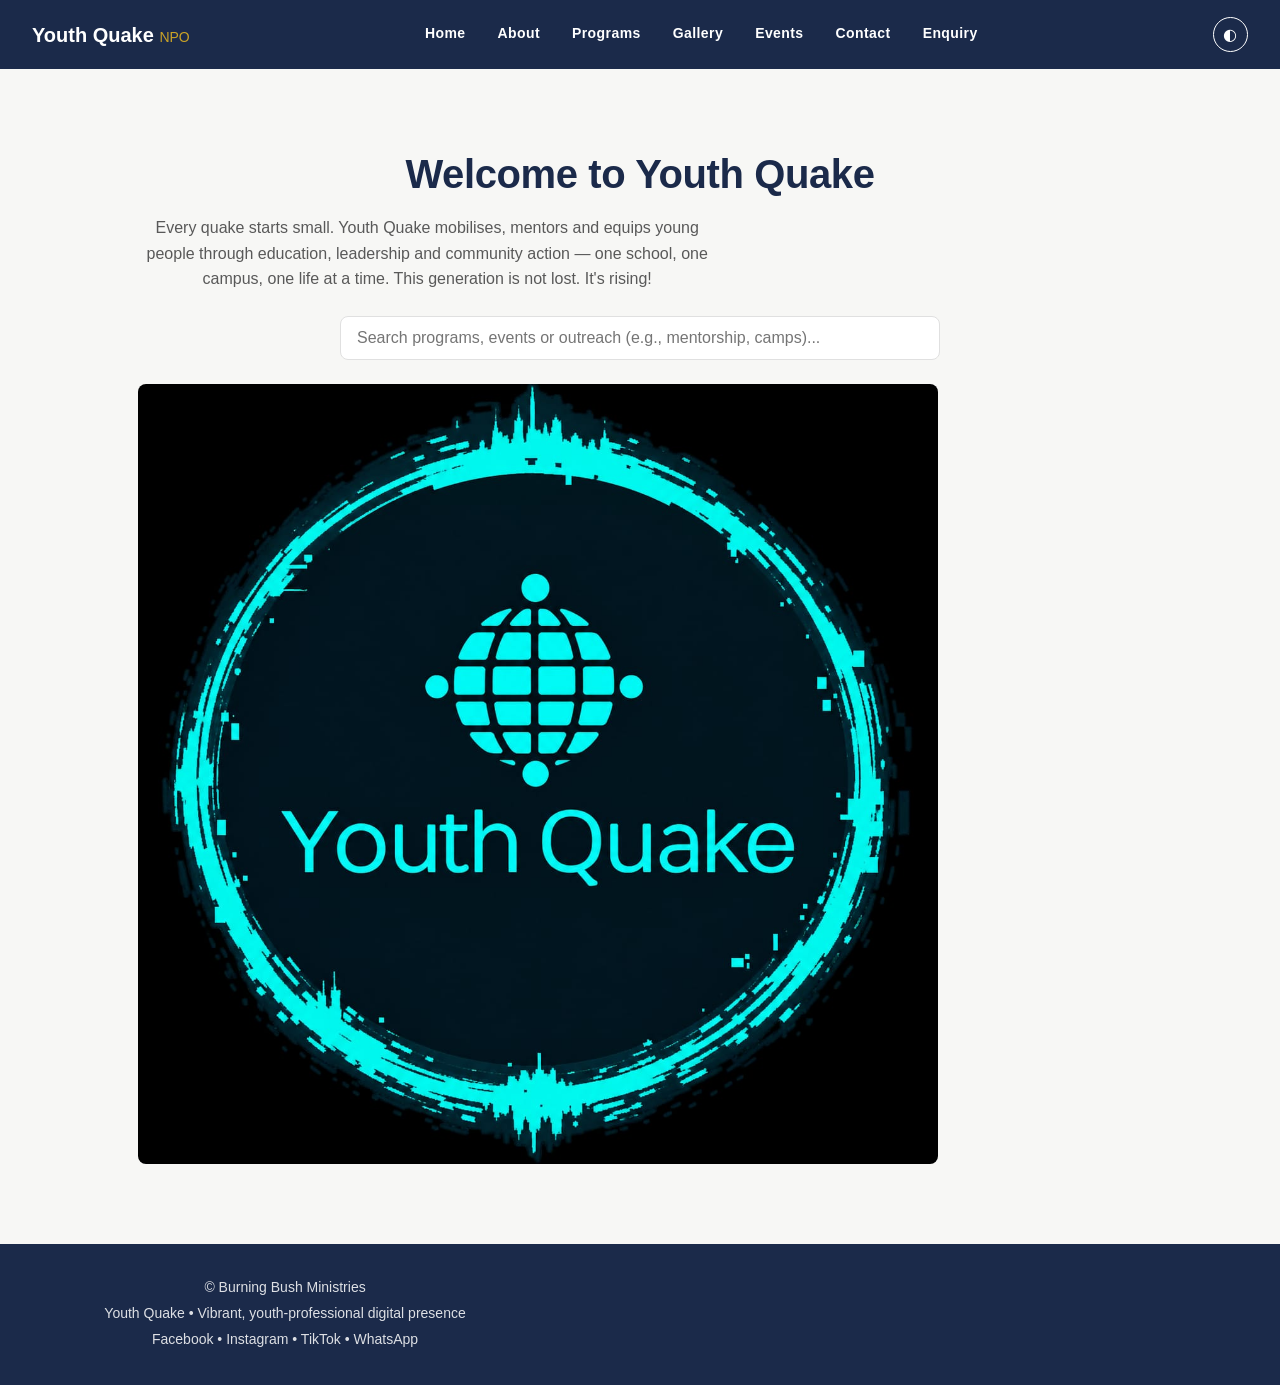
<file: index.html>
<!DOCTYPE html>
<html lang="en">
<head>
    <meta charset="UTF-8">
    <meta name="viewport" content="width=device-width, initial-scale=1">
    
    <!-- Primary SEO Meta Tags -->
    <title>Youth Quake NPO | Youth Mentorship & Leadership in the Eastern Cape</title>
    <meta name="description" content="Youth Quake mobilises, mentors and equips young people through education, leadership and community action across the Eastern Cape.">
    <meta name="keywords" content="Youth Quake NPO, youth mentorship Eastern Cape, KuGompo City NPO, youth development, school outreach South Africa">
    <meta name="robots" content="index, follow">
    <link rel="canonical" href="https://st10540004.github.io/my-website-main/">

    <!-- Open Graph / Social Sharing Meta Tags -->
    <meta property="og:type" content="website">
    <meta property="og:title" content="Youth Quake NPO | Youth Mentorship & Leadership">
    <meta property="og:description" content="Mobilising, mentoring and equipping young people through education and community action.">
    <meta property="og:url" content="https://st10540004.github.io/my-website-main/">
    <meta property="og:image" content="https://st10540004.github.io/my-website-main/Assets/WhatsApp Image 2026-08-28 at 13.28.16.jpeg">

    <!-- Stylesheet -->
    <link rel="stylesheet" href="Assets/CSS/style.css">

    <!-- Schema.org Structured Data -->
    <script type="application/ld+json">
    {
        "@context": "https://schema.org",
        "@type": "NGO",
        "name": "Youth Quake NPO",
        "description": "Youth Quake mobilises, mentors and equips young people through education, leadership and community action.",
        "url": "https://st10540004.github.io/my-website-main/",
        "email": "YouthQuake@mandelac.za",
        "telephone": "+27786510460",
        "foundingDate": "1998",
        "parentOrganization": { "@type": "Organization", "name": "Burning Bush Ministries" },
        "address": {
            "@type": "PostalAddress",
            "streetAddress": "Bantry Farm, Cove Ridge",
            "addressLocality": "KuGompo City",
            "postalCode": "5200",
            "addressCountry": "ZA"
        }
    }
    </script>
</head>
<body>

    <header>
        <a href="index.html" class="logo">Youth Quake <span>NPO</span></a>
        <nav aria-label="Main Navigation">
            <a href="index.html">Home</a>
            <a href="Pages/about.html">About</a>
            <a href="Pages/programs.html">Programs</a>
            <a href="Pages/gallery.html">Gallery</a>
            <a href="Pages/events.html">Events</a>
            <a href="Pages/contact.html">Contact</a>
            <a href="Pages/enquiry.html">Enquiry</a>
        </nav>
        <button id="theme-toggle" aria-label="Toggle dark/light mode">◐</button>
    </header>

    <!-- Main Section -->
    <main>
        <section class="welcome-section" style="text-align: center; padding: 2rem 1rem;">
            <h1>Welcome to Youth Quake</h1>
            <p>Every quake starts small. Youth Quake mobilises, mentors and equips young people through education, leadership and community action — one school, one campus, one life at a time. This generation is not lost. It's rising!</p>
            
            <!-- Search Bar (Matched to reference layout) -->
            <div class="search-container" style="max-width: 600px; margin: 1.5rem auto;">
                <input type="text" id="site-search" placeholder="Search programs, events or outreach (e.g., mentorship, camps)..." style="width: 100%; padding: 0.75rem 1rem; border: 1px solid var(--color-border, #ccc); border-radius: var(--radius, 8px); font-size: 1rem;">
            </div>

            <!-- Featured Image -->
            <img src="Assets/WhatsApp Image 2026-08-28 at 13.28.16.jpeg" alt="Youth Quake NPO community outreach and leadership participants in the Eastern Cape" style="width: 80%; max-width: 800px; height: auto; border-radius: 8px; margin-top: 1rem;">
        </section>
    </main>

    <footer>
        <p>&copy; Burning Bush Ministries</p>
        <p>Youth Quake &bull; Vibrant, youth-professional digital presence</p>
        <p class="social-links">
            <a href="https://facebook.com/youthquake" target="_blank" rel="noopener">Facebook</a> &bull;
            <a href="https://instagram.com/youthquake" target="_blank" rel="noopener">Instagram</a> &bull;
            <a href="https://tiktok.com/@youthquake" target="_blank" rel="noopener">TikTok</a> &bull;
            <a href="https://wa.me/+27786510460" target="_blank" rel="noopener">WhatsApp</a>
        </p>
    </footer>

    <!-- Root script path -->
    <script src="js/script.js" defer></script>

</body>
</html>
</file>
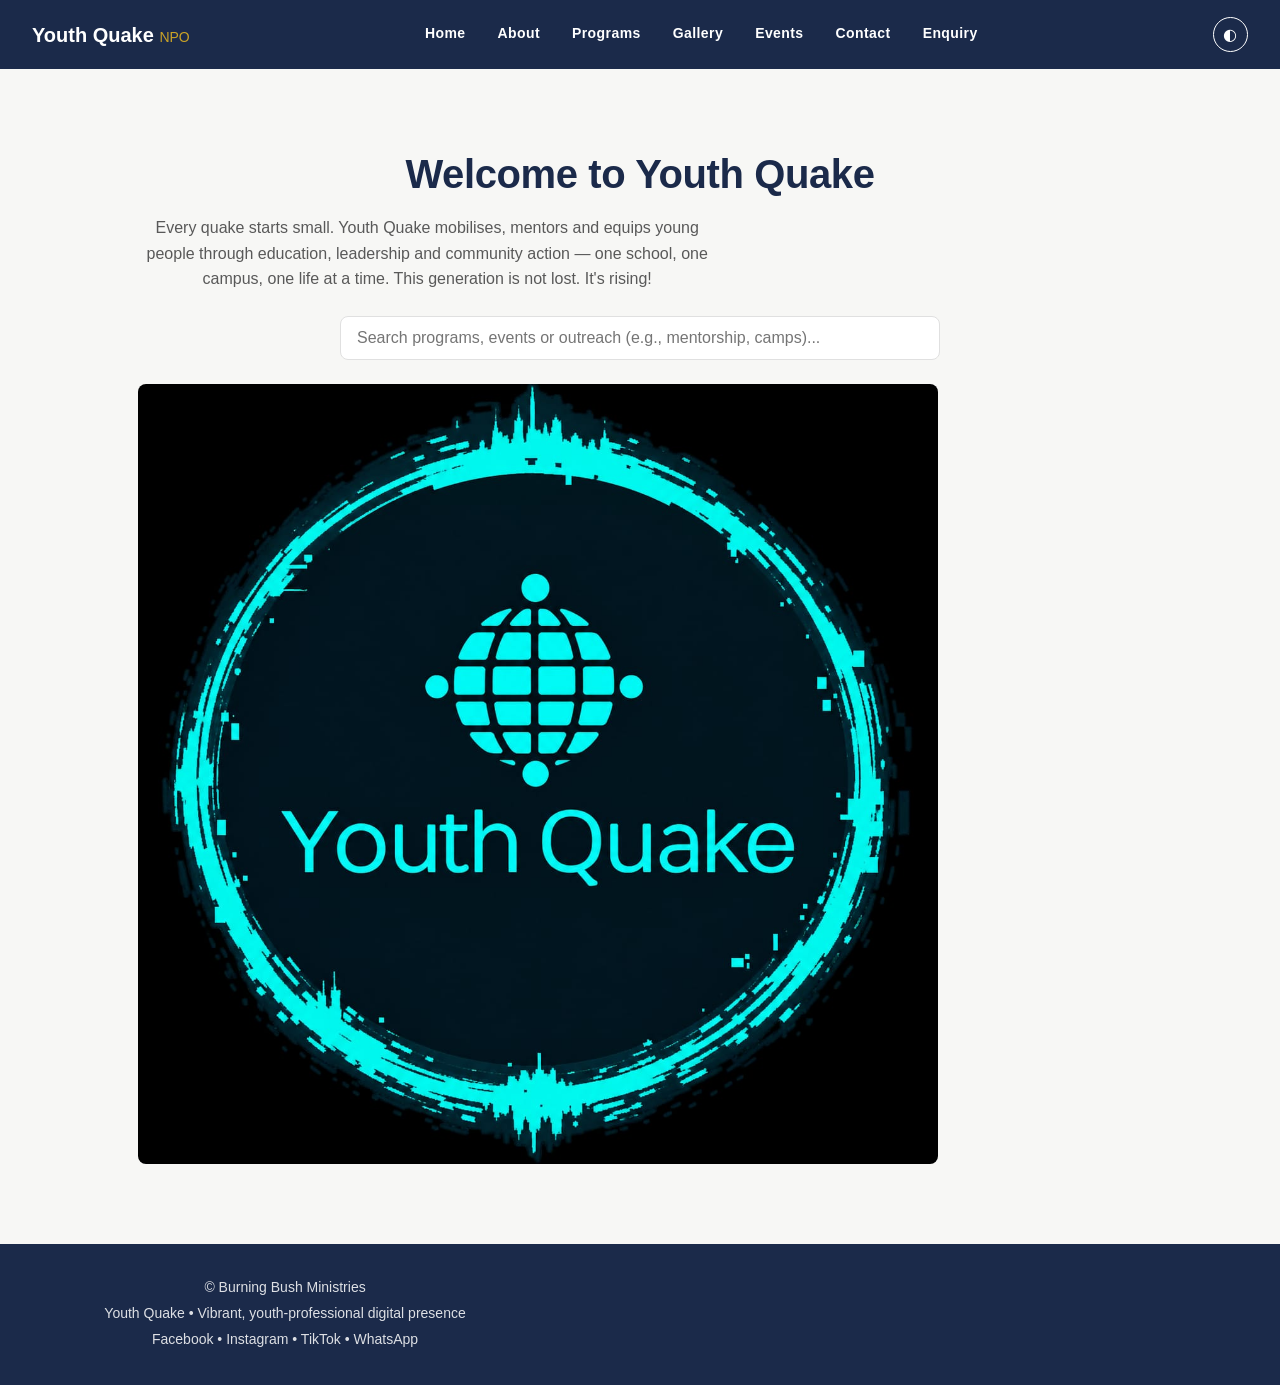
<file: my-website-main/index.html>
<!DOCTYPE html>
<html lang="en">
<head>
    <meta charset="UTF-8">
    <meta name="viewport" content="width=device-width, initial-scale=1">
    
    <!-- Primary SEO Meta Tags -->
    <title>Youth Quake NPO | Youth Mentorship & Leadership in the Eastern Cape</title>
    <meta name="description" content="Youth Quake mobilises, mentors and equips young people through education, leadership and community action across the Eastern Cape.">
    <meta name="keywords" content="Youth Quake NPO, youth mentorship Eastern Cape, KuGompo City NPO, youth development, school outreach South Africa">
    <meta name="robots" content="index, follow">
    <link rel="canonical" href="https://YOUR-SITE-URL/">

    <!-- Open Graph / Social Sharing Meta Tags -->
    <meta property="og:type" content="website">
    <meta property="og:title" content="Youth Quake NPO | Youth Mentorship & Leadership">
    <meta property="og:description" content="Mobilising, mentoring and equipping young people through education and community action.">
    <meta property="og:url" content="https://YOUR-SITE-URL/">
    <meta property="og:image" content="https://YOUR-SITE-URL/Assets/WhatsApp Image 2026-08-28 at 13.28.16.jpeg">

    <!-- Stylesheet -->
    <link rel="stylesheet" href="Assets/CSS/style.css">

    <!-- Schema.org Structured Data -->
    <script type="application/ld+json">
    {
        "@context": "https://schema.org",
        "@type": "NGO",
        "name": "Youth Quake NPO",
        "description": "Youth Quake mobilises, mentors and equips young people through education, leadership and community action.",
        "url": "https://YOUR-SITE-URL/",
        "email": "YouthQuake@mandelac.za",
        "telephone": "+27786510460",
        "foundingDate": "1998",
        "parentOrganization": { "@type": "Organization", "name": "Burning Bush Ministries" },
        "address": {
            "@type": "PostalAddress",
            "streetAddress": "Bantry Farm, Cove Ridge",
            "addressLocality": "KuGompo City",
            "postalCode": "5200",
            "addressCountry": "ZA"
        }
    }
    </script>
</head>
<body>

    <header>
        <a href="index.html" class="logo">Youth Quake <span>NPO</span></a>
        <nav aria-label="Main Navigation">
            <a href="index.html">Home</a>
            <a href="Pages/about.html">About</a>
            <a href="Pages/programs.html">Programs</a>
            <a href="Pages/gallery.html">Gallery</a>
            <a href="Pages/events.html">Events</a>
            <a href="Pages/contact.html">Contact</a>
            <a href="Pages/enquiry.html">Enquiry</a>
        </nav>
        <button id="theme-toggle" aria-label="Toggle dark/light mode">◐</button>
    </header>

    <!-- Main Section -->
    <main>
        <section class="welcome-section" style="text-align: center; padding: 2rem 1rem;">
            <h1>Welcome to Youth Quake</h1>
            <p>Every quake starts small. Youth Quake mobilises, mentors and equips young people through education, leadership and community action — one school, one campus, one life at a time. This generation is not lost. It's rising!</p>
            
            <!-- Search Bar (Matched to reference layout) -->
            <div class="search-container" style="max-width: 600px; margin: 1.5rem auto;">
                <input type="text" id="site-search" placeholder="Search programs, events or outreach (e.g., mentorship, camps)..." style="width: 100%; padding: 0.75rem 1rem; border: 1px solid var(--color-border, #ccc); border-radius: var(--radius, 8px); font-size: 1rem;">
            </div>

            <!-- Featured Image -->
            <img src="Assets/WhatsApp Image 2026-08-28 at 13.28.16.jpeg" alt="Youth Quake NPO community outreach and leadership participants in the Eastern Cape" style="width: 80%; max-width: 800px; height: auto; border-radius: 8px; margin-top: 1rem;">
        </section>
    </main>

    <footer>
        <p>&copy; Burning Bush Ministries</p>
        <p>Youth Quake &bull; Vibrant, youth-professional digital presence</p>
        <p class="social-links">
            <a href="https://facebook.com/youthquake" target="_blank" rel="noopener">Facebook</a> &bull;
            <a href="https://instagram.com/youthquake" target="_blank" rel="noopener">Instagram</a> &bull;
            <a href="https://tiktok.com/@youthquake" target="_blank" rel="noopener">TikTok</a> &bull;
            <a href="https://wa.me/+27786510460" target="_blank" rel="noopener">WhatsApp</a>
        </p>
    </footer>

    <!-- Root script path -->
    <script src="js/script.js" defer></script>

</body>
</html>
</file>
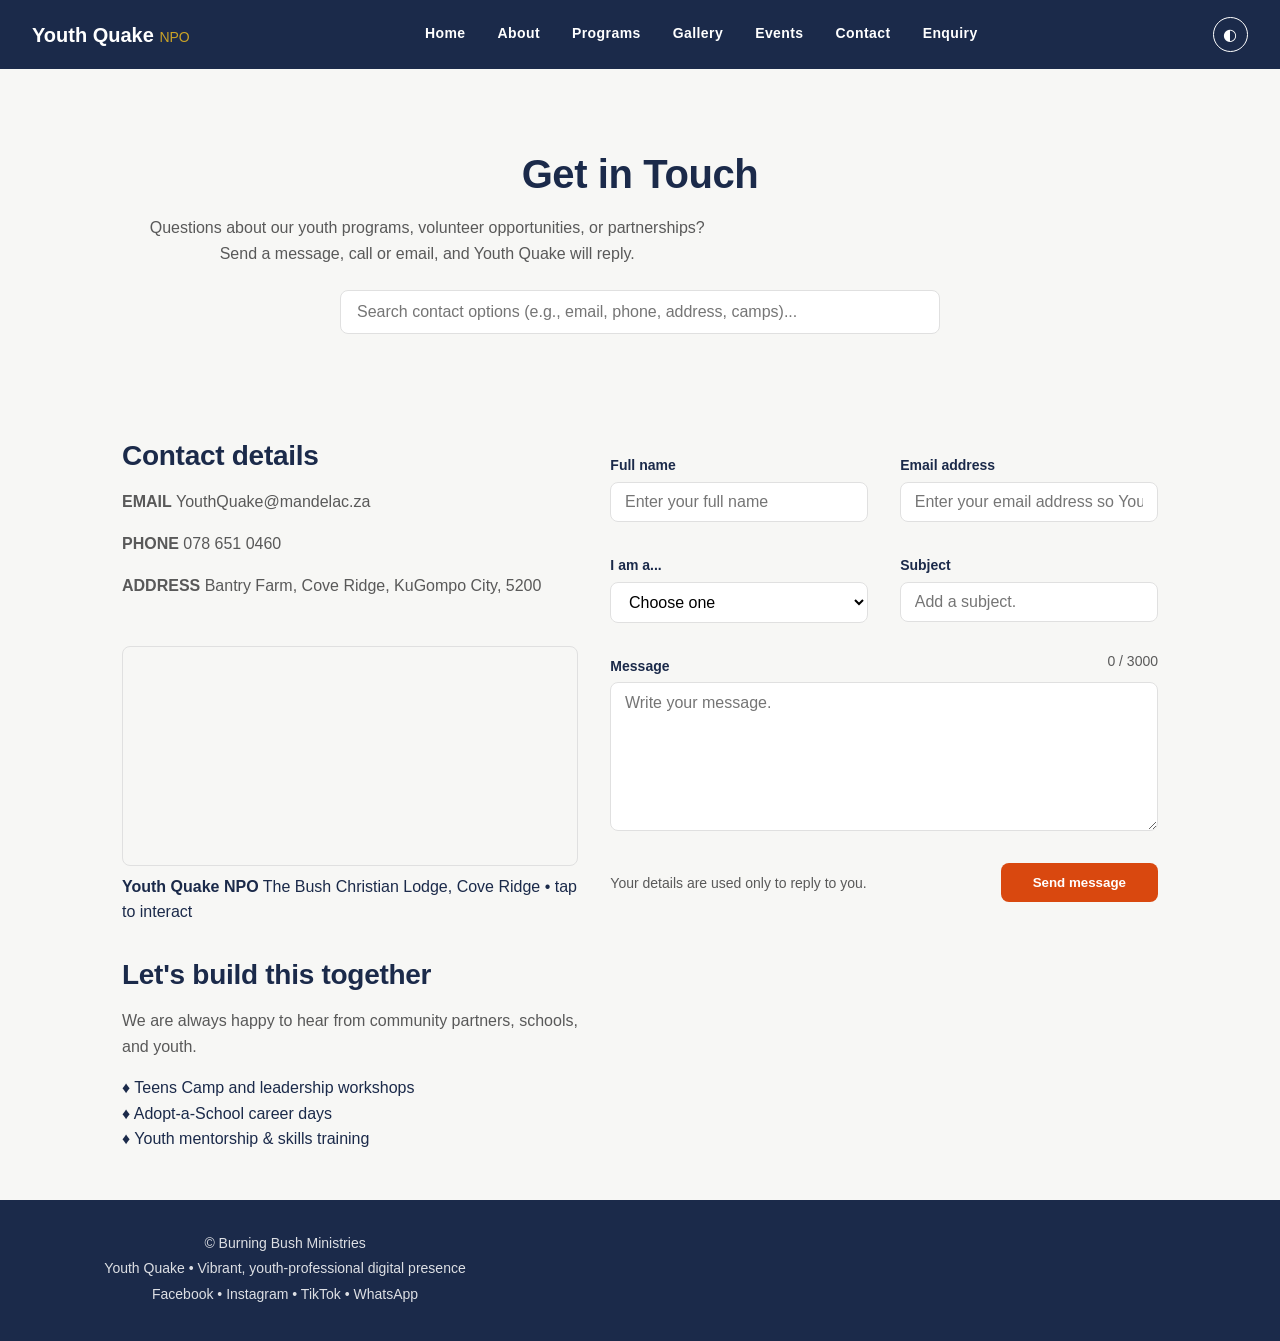
<file: Pages/contact.html>
<!DOCTYPE html>
<html lang="en">
<head>
    <meta charset="UTF-8">
    <meta name="viewport" content="width=device-width, initial-scale=1">
    
    <!-- Primary SEO Meta Tags -->
    <title>Contact Youth Quake NPO | KuGompo City, Eastern Cape</title>
    <meta name="description" content="Contact Youth Quake NPO in Cove Ridge, KuGompo City. Call 078 651 0460, email YouthQuake@mandelac.za, or send us a message online for youth outreach enquiries.">
    <meta name="keywords" content="Contact Youth Quake NPO, Cove Ridge NPO, KuGompo City youth development, Eastern Cape NGO contact, youth mentorship South Africa">
    <meta name="robots" content="index, follow">
    <link rel="canonical" href="https://st10540004.github.io/my-website-main/pages/contact.html">

    <!-- Open Graph / Facebook Meta Tags -->
    <meta property="og:type" content="website">
    <meta property="og:title" content="Contact Youth Quake NPO | KuGompo City, Eastern Cape">
    <meta property="og:description" content="Get in touch with Youth Quake NPO. Reach out for volunteer opportunities, mentorship programs, or school partnerships.">
    <meta property="og:url" content="https://st10540004.github.io/my-website-main/pages/contact.html">
    <meta property="og:image" content="https://st10540004.github.io/my-website-main/Assets/logo-black.png">
    <meta property="og:site_name" content="Youth Quake NPO">

    <!-- Twitter Card Meta Tags -->
    <meta name="twitter:card" content="summary_large_image">
    <meta name="twitter:title" content="Contact Youth Quake NPO | KuGompo City">
    <meta name="twitter:description" content="Send a message, call, or visit Youth Quake NPO in Cove Ridge, KuGompo City.">
    <meta name="twitter:image" content="https://st10540004.github.io/my-website-main/Assets/logo-black.png">

    <!-- Stylesheet -->
    <link rel="stylesheet" href="../Assets/CSS/style.css">

    <!-- Structured Data (Schema.org JSON-LD for NGO Contact Page) -->
    <script type="application/ld+json">
    {
        "@context": "https://schema.org",
        "@type": "NGO",
        "name": "Youth Quake NPO",
        "description": "Youth Quake mobilises, mentors and equips young people through education, leadership and community action.",
        "url": "https://st10540004.github.io/my-website-main/",
        "email": "YouthQuake@mandelac.za",
        "telephone": "+27786510460",
        "foundingDate": "1998",
        "parentOrganization": { 
            "@type": "Organization", 
            "name": "Burning Bush Ministries" 
        },
        "address": {
            "@type": "PostalAddress",
            "streetAddress": "Bantry Farm, Cove Ridge",
            "addressLocality": "KuGompo City",
            "addressRegion": "Eastern Cape",
            "postalCode": "5200",
            "addressCountry": "ZA"
        },
        "contactPoint": {
            "@type": "ContactPoint",
            "telephone": "+27786510460",
            "contactType": "customer service",
            "email": "YouthQuake@mandelac.za",
            "availableLanguage": ["English"]
        }
    }
    </script>
</head>
<body>

    <header>
        <a href="index.html" class="logo">Youth Quake <span>NPO</span></a>
        <nav aria-label="Main Navigation">
            <a href="../index.html">Home</a>
            <a href="./about.html">About</a>
            <a href="./programs.html">Programs</a>
            <a href="./gallery.html">Gallery</a>
            <a href="./events.html">Events</a>
            <a href="./contact.html">Contact</a>
            <a href="./enquiry.html">Enquiry</a>
        </nav>
        <button id="theme-toggle" aria-label="Toggle dark/light mode">◐</button>
    </header>

    <main class="contact-main">
        <section class="contact-hero" style="text-align: center; padding: 2rem 1rem;">
            <h1>Get in <span>Touch</span></h1>
            <p>Questions about our youth programs, volunteer opportunities, or partnerships? Send a message, call or email, and Youth Quake will reply.</p>
            
            <!-- Contact Search Bar -->
            <div class="search-container" style="max-width: 600px; margin: 1.5rem auto;">
                <input type="text" id="contact-search" placeholder="Search contact options (e.g., email, phone, address, camps)..." style="width: 100%; padding: 0.75rem 1rem; border: 1px solid var(--color-border, #ccc); border-radius: var(--radius, 8px); font-size: 1rem;">
            </div>
        </section>

        <!-- Main Split Container -->
        <div class="contact-split-container">
            
            <!-- Left Panel: Info & Google Map Embed -->
            <div class="contact-info-panel">
                <div class="contact-details-box searchable-box">
                    <h2>Contact details</h2>
                    <p><strong>EMAIL</strong> <a href="mailto:YouthQuake@mandelac.za">YouthQuake@mandelac.za</a></p>
                    <p><strong>PHONE</strong> <a href="tel:+27786510460">078 651 0460</a></p>
                    <p><strong>ADDRESS</strong> Bantry Farm, Cove Ridge, KuGompo City, 5200</p>
                </div>

                <!-- Interactive Google Maps Box -->
                <div class="office-location-card">
                    <iframe 
                        src="https://www.google.com/maps/embed?pb=!1m18!1m12!1m3!1d3343.9400853420266!2d27.780029039354815!3d-33.058044177632574!2m3!1f0!2f0!3f0!3m2!1i1024!2i768!4f13.1!3m3!1m2!1s0x1e66e70a8fbaead7%3A0xea46ef870937fdc6!2sThe%20Bush%20Christian%20Lodge!5e0!3m2!1sen!2sza!4v1793438805623!5m2!1sen!2sza" 
                        class="map-container"
                        title="Youth Quake NPO Location Map"
                        allowfullscreen="" 
                        loading="lazy" 
                        referrerpolicy="strict-origin-when-cross-origin">
                    </iframe>
                    <div class="map-caption-bar">
                        <strong>Youth Quake NPO</strong>
                        <span>The Bush Christian Lodge, Cove Ridge &bull; tap to interact</span>
                    </div>
                </div>

                <!-- Secondary Info Section -->
                <div class="mission-info-box searchable-box">
                    <h2>Let's build this together</h2>
                    <p>We are always happy to hear from community partners, schools, and youth.</p>
                    <ul>
                        <li>&diams; Teens Camp and leadership workshops</li>
                        <li>&diams; Adopt-a-School career days</li>
                        <li>&diams; Youth mentorship &amp; skills training</li>
                    </ul>
                </div>
            </div>

            <!-- Right Panel: Complete Form Container -->
            <div class="contact-form-panel">
                <form id="contact-form" action="#" method="post" novalidate>
                    
                    <div class="form-row">
                        <div class="form-group" id="group-name">
                            <label for="contact-name">Full name</label>
                            <input type="text" id="contact-name" name="name" placeholder="Enter your full name">
                            <div class="field-error-msg">Name must be 2 to 60 letters (spaces, hyphens and apostrophes allowed).</div>
                        </div>

                        <div class="form-group" id="group-email">
                            <label for="contact-email">Email address</label>
                            <input type="email" id="contact-email" name="email" placeholder="Enter your email address so Youth Quake can reply.">
                            <div class="field-error-msg">Enter a valid email address so we can reply.</div>
                        </div>
                    </div>

                    <div class="form-row">
                        <div class="form-group" id="group-type">
                            <label for="message_type">I am a...</label>
                            <select id="message_type" name="message_type">
                                <option value="">Choose one</option>
                                <option value="Student">Student / Youth</option>
                                <option value="General Enquiry">General Enquiry</option>
                                <option value="Feedback">Feedback</option>
                                <option value="Media/Press">Media / Press</option>
                                <option value="Complaint">Complaint</option>
                            </select>
                            <div class="field-error-msg">Choose who you are or the message type.</div>
                        </div>

                        <div class="form-group" id="group-subject">
                            <label for="contact-subject">Subject</label>
                            <input type="text" id="contact-subject" name="subject" placeholder="Add a subject.">
                            <div class="field-error-msg">Subject must be at least 2 characters long.</div>
                        </div>
                    </div>

                    <div class="form-group full-width" id="group-message">
                        <div class="textarea-header">
                            <label for="contact-message">Message</label>
                            <span id="char-count">0 / 3000</span>
                        </div>
                        <textarea id="contact-message" name="message" rows="7" placeholder="Write your message."></textarea>
                        <div class="field-error-msg">Message must be 10 to 3000 characters.</div>
                    </div>

                    <!-- Dynamic response feedback container -->
                    <div id="contact-response" class="form-response"></div>

                    <div class="form-footer-row">
                        <span class="privacy-note">Your details are used only to reply to you.</span>
                        <button type="submit" class="btn-submit">Send message</button>
                    </div>
                </form>
            </div>

        </div>
    </main>

    <footer>
        <p>&copy; Burning Bush Ministries</p>
        <p>Youth Quake &bull; Vibrant, youth-professional digital presence</p>
        <p class="social-links">
            <a href="https://facebook.com/youthquake" target="_blank" rel="noopener">Facebook</a> &bull;
            <a href="https://instagram.com/youthquake" target="_blank" rel="noopener">Instagram</a> &bull;
            <a href="https://tiktok.com/@youthquake" target="_blank" rel="noopener">TikTok</a> &bull;
            <a href="https://wa.me/+27786510460" target="_blank" rel="noopener">WhatsApp</a>
        </p>
    </footer>

    <!-- Custom JavaScript File -->
    <script src="../js/script.js" defer></script>
</body>
</html>
</file>
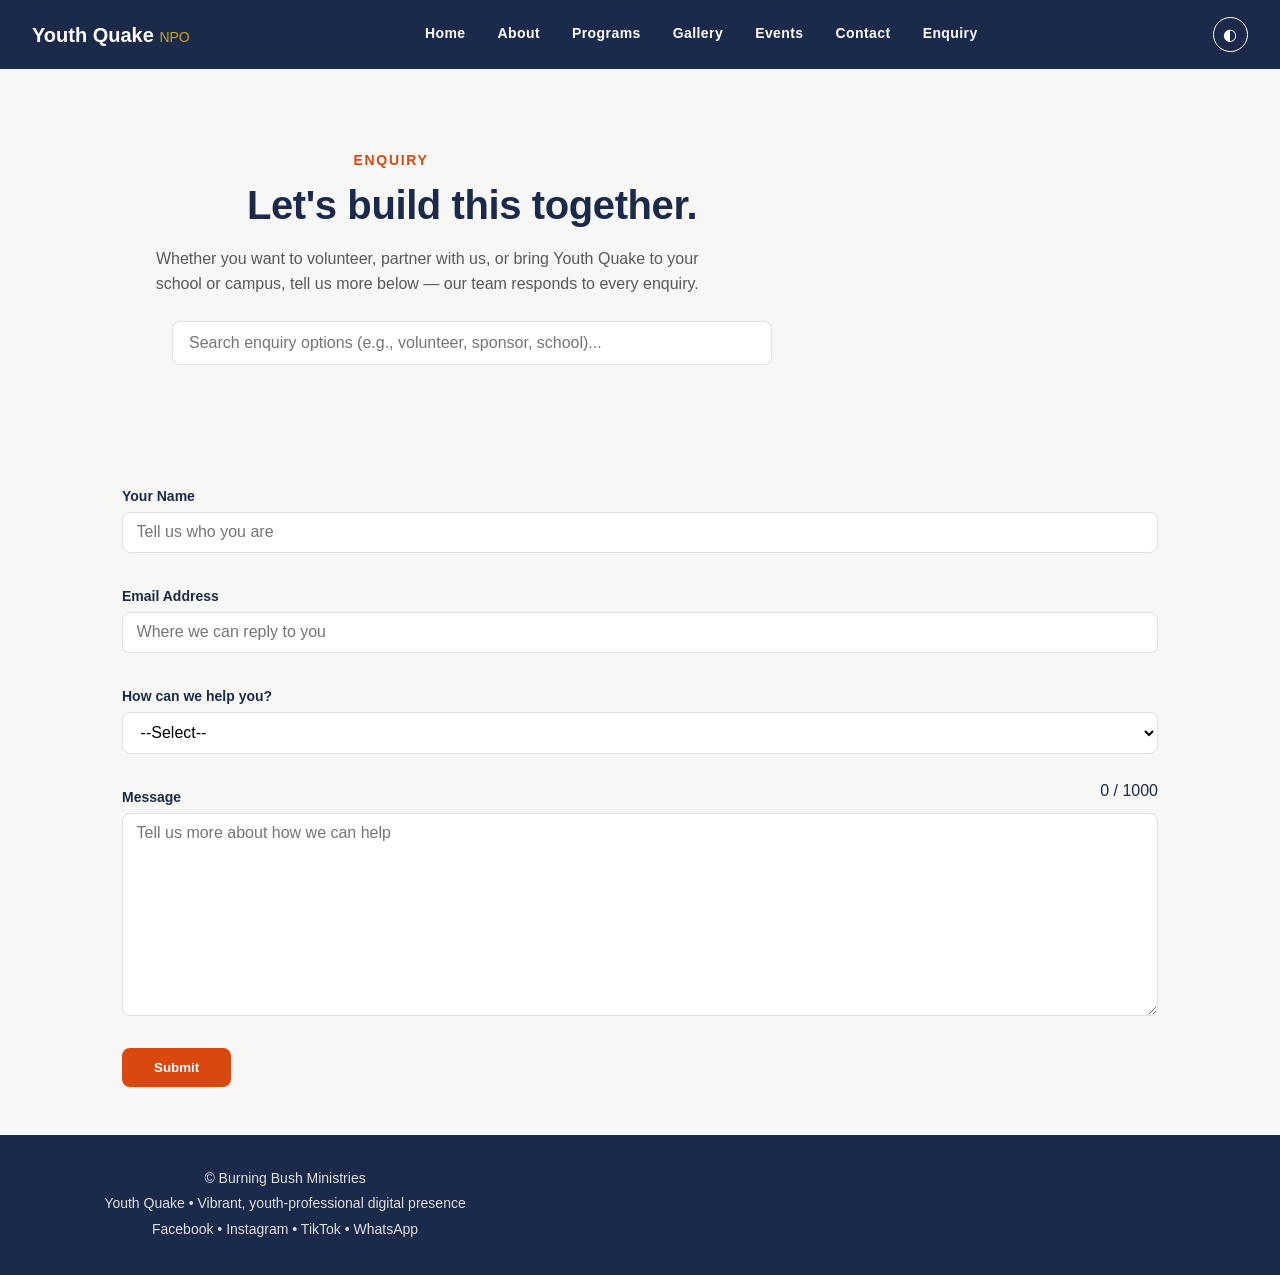
<file: Pages/enquiry.html>
<!DOCTYPE html>
<html lang="en">
<head>
    <meta charset="UTF-8">
    <meta name="viewport" content="width=device-width, initial-scale=1">
    
    <!-- Primary SEO Meta Tags -->
    <title>Enquire | Volunteer, Partner or Sponsor | Youth Quake NPO</title>
    <meta name="description" content="Enquire about volunteering, mentorship, sponsorship or bringing Youth Quake to your school or campus across the Eastern Cape and get a prompt response.">
    <meta name="keywords" content="Youth Quake enquiry, volunteer Youth Quake, sponsor youth programs, school partnership, Eastern Cape NPO">
    <meta name="robots" content="index, follow">
    <link rel="canonical" href="https://st10540004.github.io/my-website-main/pages/enquiry.html">

    <!-- Open Graph / Social Sharing Meta Tags -->
    <meta property="og:type" content="website">
    <meta property="og:title" content="Enquire | Volunteer, Partner or Sponsor | Youth Quake">
    <meta property="og:description" content="Whether you want to volunteer, partner, or bring Youth Quake to your school or campus, tell us more below.">
    <meta property="og:url" content="https://st10540004.github.io/my-website-main/pages/enquiry.html">
    <meta property="og:image" content="https://st10540004.github.io/my-website-main/Assets/logo-black.png">
    <meta property="og:site_name" content="Youth Quake NPO">

    <!-- Twitter Card Meta Tags -->
    <meta name="twitter:card" content="summary_large_image">
    <meta name="twitter:title" content="Enquire | Youth Quake NPO">
    <meta name="twitter:description" content="Connect with Youth Quake for volunteering, mentorship, and school partnerships.">
    <meta name="twitter:image" content="https://st10540004.github.io/my-website-main/Assets/logo-black.png">

    <!-- Stylesheet -->
    <link rel="stylesheet" href="../Assets/CSS/style.css">

    <!-- Schema.org Structured Data -->
    <script type="application/ld+json">
    {
        "@context": "https://schema.org",
        "@type": "NGO",
        "name": "Youth Quake NPO",
        "description": "Youth Quake mobilises, mentors and equips young people through education, leadership and community action.",
        "url": "https://st10540004.github.io/my-website-main/",
        "email": "YouthQuake@mandelac.za",
        "telephone": "+27786510460",
        "foundingDate": "1998",
        "parentOrganization": { "@type": "Organization", "name": "Burning Bush Ministries" },
        "address": {
            "@type": "PostalAddress",
            "streetAddress": "Bantry Farm, Cove Ridge",
            "addressLocality": "KuGompo City",
            "postalCode": "5200",
            "addressCountry": "ZA"
        }
    }
    </script>
</head>
<body>

    <header>
        <a href="index.html" class="logo">Youth Quake <span>NPO</span></a>
        <nav aria-label="Main Navigation">
            <a href="../index.html">Home</a>
            <a href="./about.html">About</a>
            <a href="./programs.html">Programs</a>
            <a href="./gallery.html">Gallery</a>
            <a href="./events.html">Events</a>
            <a href="./contact.html">Contact</a>
            <a href="./enquiry.html">Enquiry</a>
        </nav>
        <button id="theme-toggle" aria-label="Toggle dark/light mode">◐</button>
    </header>

    <main>
        <!-- Hero Section with Integrated Search Bar -->
        <section class="page-intro" style="text-align: center; padding: 2rem 1rem;">
            <p class="eyebrow">Enquiry</p>
            <h1>Let's build this together.</h1>
            <p>Whether you want to volunteer, partner with us, or bring Youth Quake to your school or campus, tell us more below — our team responds to every enquiry.</p>

            <!-- Search Bar -->
            <div class="search-container" style="max-width: 600px; margin: 1.5rem auto;">
                <input type="text" id="enquiry-page-search" placeholder="Search enquiry options (e.g., volunteer, sponsor, school)..." style="width: 100%; padding: 0.75rem 1rem; border: 1px solid var(--color-border, #ccc); border-radius: var(--radius, 8px); font-size: 1rem;">
            </div>
        </section>

        <section class="enquiry-form-section searchable-box">
            <form id="enquiry-form" action="#" method="post" novalidate>

                <div class="form-group" id="group-enquiry-name">
                    <label for="name">Your Name</label>
                    <input type="text" id="name" name="name" placeholder="Tell us who you are">
                    <div class="field-error-msg">Name must be 2 to 60 letters (spaces, hyphens and apostrophes allowed).</div>
                </div>

                <div class="form-group" id="group-enquiry-email">
                    <label for="email">Email Address</label>
                    <input type="email" id="email" name="email" placeholder="Where we can reply to you">
                    <div class="field-error-msg">Enter a valid email address so we can reply.</div>
                </div>

                <div class="form-group" id="group-enquiry-type">
                    <label for="enquiry_type">How can we help you?</label>
                    <select id="enquiry_type" name="enquiry_type">
                        <option value="">--Select--</option>
                        <option value="volunteer">Volunteer with Youth Quake</option>
                        <option value="mentorship">Join a Mentorship Program</option>
                        <option value="partnership">Partner / Sponsor a Program</option>
                        <option value="school">Bring Youth Quake to my School/Campus</option>
                        <option value="general">General Enquiry</option>
                    </select>
                    <div class="field-error-msg">Please select how we can help you.</div>
                </div>

                <div class="form-group full-width" id="group-enquiry-message">
                    <div class="textarea-header">
                        <label for="message">Message</label>
                        <span id="enquiry-char-count">0 / 1000</span>
                    </div>
                    <textarea id="message" name="message" rows="10" placeholder="Tell us more about how we can help"></textarea>
                    <div class="field-error-msg">Message must be between 10 and 1000 characters.</div>
                </div>

                <!-- Dynamic response feedback container -->
                <div id="enquiry-response" class="form-response"></div>

                <div class="form-footer-row">
                    <button type="submit" class="btn-submit">Submit</button>
                </div>
            </form>
        </section>
    </main>

    <footer>
        <p>&copy; Burning Bush Ministries</p>
        <p>Youth Quake &bull; Vibrant, youth-professional digital presence</p>
        <p class="social-links">
            <a href="https://facebook.com/youthquake" target="_blank" rel="noopener">Facebook</a> &bull;
            <a href="https://instagram.com/youthquake" target="_blank" rel="noopener">Instagram</a> &bull;
            <a href="https://tiktok.com/@youthquake" target="_blank" rel="noopener">TikTok</a> &bull;
            <a href="https://wa.me/+27786510460" target="_blank" rel="noopener">WhatsApp</a>
        </p>
    </footer>

    <script src="../js/script.js" defer></script>

</body>
</html>
</file>
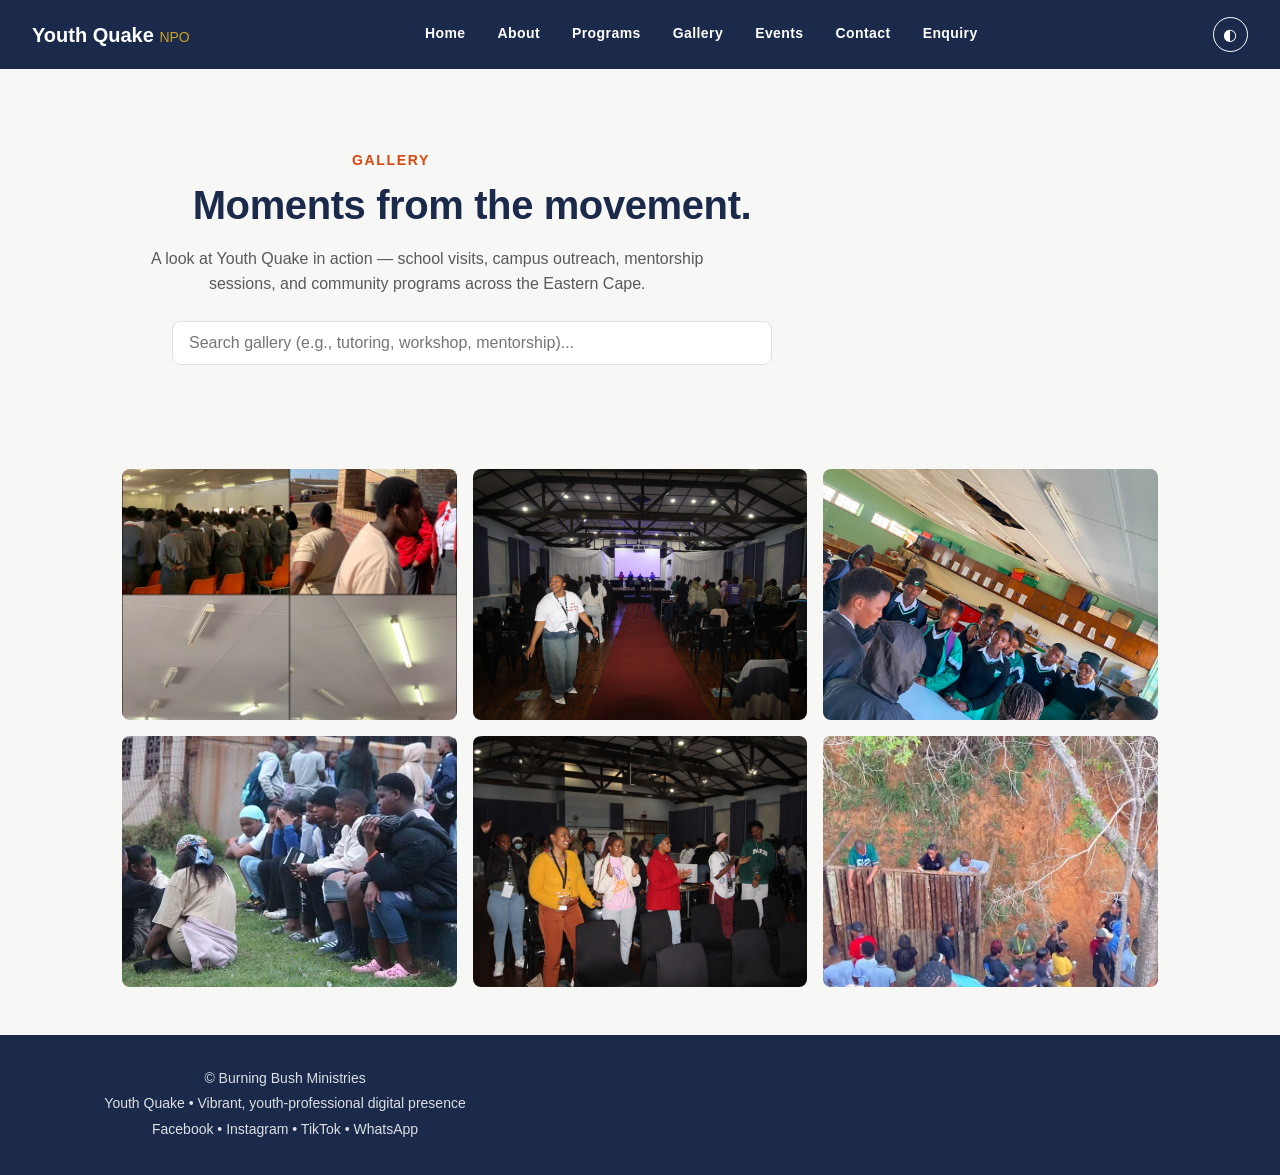
<file: Pages/gallery.html>
<!DOCTYPE html>
<html lang="en">
<head>
    <meta charset="UTF-8">
    <meta name="viewport" content="width=device-width, initial-scale=1">
    
    <!-- Primary SEO Meta Tags -->
    <title>Gallery | Youth Quake NPO Outreach & Event Photos</title>
    <meta name="description" content="Explore Youth Quake NPO in action: school visits, campus outreach, mentorship sessions, and community programs across the Eastern Cape.">
    <meta name="keywords" content="Youth Quake gallery, youth outreach photos, Eastern Cape NPO photos, Adopt-a-School photos, mentorship events">
    <meta name="robots" content="index, follow">
    <link rel="canonical" href="https://st10540004.github.io/my-website-main/Pages/gallery.html">

    <!-- Open Graph / Social Sharing Meta Tags -->
    <meta property="og:type" content="website">
    <meta property="og:title" content="Gallery | Youth Quake NPO Outreach Photos">
    <meta property="og:description" content="A look at Youth Quake in action — school visits, campus outreach, mentorship sessions, and community programs across the Eastern Cape.">
    <meta property="og:url" content="https://st10540004.github.io/my-website-main/Pages/gallery.html">
    <meta property="og:image" content="https://st10540004.github.io/my-website-main/Assets/WhatsApp%20Image%202026-08-14%20at%2023.03.36.jpeg">
    <meta property="og:site_name" content="Youth Quake NPO">

    <!-- Twitter Card Meta Tags -->
    <meta name="twitter:card" content="summary_large_image">
    <meta name="twitter:title" content="Gallery | Youth Quake NPO">
    <meta name="twitter:description" content="Explore moments from our movement across schools and communities in the Eastern Cape.">
    <meta name="twitter:image" content="https://st10540004.github.io/my-website-main/Assets/WhatsApp%20Image%202026-08-14%20at%2023.03.36.jpeg">

    <!-- Stylesheet -->
    <link rel="stylesheet" href="../Assets/CSS/style.css">

    <!-- Schema.org Structured Data -->
    <script type="application/ld+json">
    {
        "@context": "https://schema.org",
        "@type": "ImageGallery",
        "name": "Youth Quake NPO Outreach Gallery",
        "description": "Moments from Youth Quake school visits, mentorship programs, and community outreach events in the Eastern Cape.",
        "url": "https://st10540004.github.io/my-website-main/Pages/gallery.html"
    }
    </script>
</head>

<body>

    <header>
        <a href="../index.html" class="logo">Youth Quake <span>NPO</span></a>
        <nav aria-label="Main Navigation">
            <a href="../index.html">Home</a>
            <a href="./about.html">About</a>
            <a href="./programs.html">Programs</a>
            <a href="./gallery.html">Gallery</a>
            <a href="./events.html">Events</a>
            <a href="./contact.html">Contact</a>
            <a href="./enquiry.html">Enquiry</a>
        </nav>
        <button id="theme-toggle" aria-label="Toggle dark/light mode">◐</button>
    </header>

    <main>
        <!-- Hero Intro Section with Integrated Search Input Bar -->
        <section class="page-intro" style="text-align: center; padding: 2rem 1rem;">
            <p class="eyebrow">Gallery</p>
            <h1>Moments from the movement.</h1>
            <p>A look at Youth Quake in action — school visits, campus outreach, mentorship sessions, and community programs across the Eastern Cape.</p>

            <!-- Search Engine Bar (Filtered via External JS) -->
            <div class="search-container" style="max-width: 600px; margin: 1.5rem auto;">
                <input type="text" id="gallery-search" placeholder="Search gallery (e.g., tutoring, workshop, mentorship)..." style="width: 100%; padding: 0.75rem 1rem; border: 1px solid var(--color-border, #ccc); border-radius: var(--radius, 8px); font-size: 1rem;">
            </div>
        </section>

        <!-- Gallery Grid -->
        <section class="gallery-grid">
            <img src="../Assets/WhatsApp Image 2026-08-14 at 23.03.36.jpeg" alt="Adopt-a-School tutoring session" class="gallery-item">
            <img src="../Assets/IMG_6463.JPG.jpeg" alt="Campus Youth Quake leadership workshop" class="gallery-item">
            <img src="../Assets/WhatsApp Image 2026-08-07 at 19.18.26.jpeg" alt="Community outreach clean-up drive" class="gallery-item">
            <img src="../Assets/WhatsApp Image 2026-08-14 at 22.50.49 (1).jpeg" alt="Lean-On-Me mentorship group session" class="gallery-item">
            <img src="../Assets/IMG_6450.JPG" alt="Youth Quake Tour bursary guidance stop" class="gallery-item">
            <img src="../Assets/WhatsApp Image 2026-08-14 at 22.50.50 (1).jpeg" alt="Young Professionals career preparation talk" class="gallery-item">
        </section>
    </main>

    <footer>
        <p>&copy; Burning Bush Ministries</p>
        <p>Youth Quake &bull; Vibrant, youth-professional digital presence</p>
        <p class="social-links">
            <a href="https://facebook.com/youthquake" target="_blank" rel="noopener">Facebook</a> &bull;
            <a href="https://instagram.com/youthquake" target="_blank" rel="noopener">Instagram</a> &bull;
            <a href="https://tiktok.com/@youthquake" target="_blank" rel="noopener">TikTok</a> &bull;
            <a href="https://wa.me/+27786510460" target="_blank" rel="noopener">WhatsApp</a>
        </p>
    </footer>

    <!-- External JavaScript File -->
    <script src="../js/script.js" defer></script>

</body>
</html>
</file>
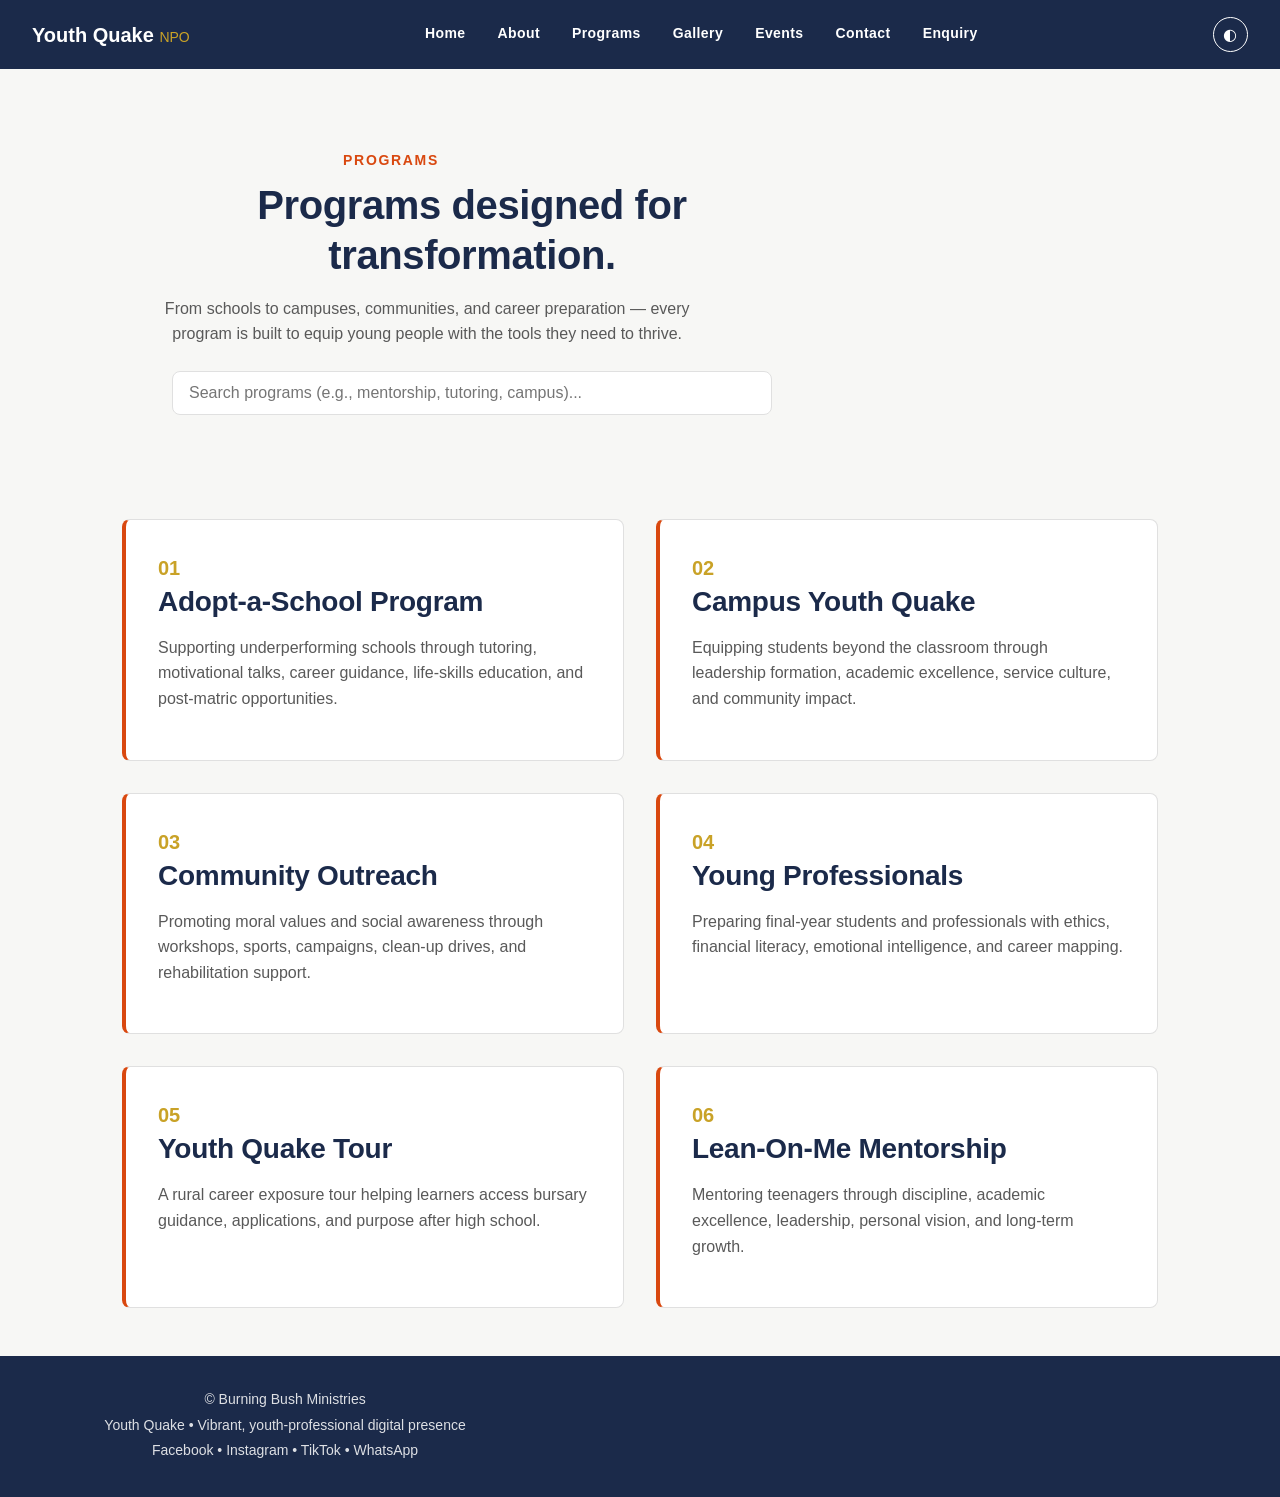
<file: Pages/programs.html>
<!DOCTYPE html>
<html lang="en">
<head>
    <meta charset="UTF-8">
    <meta name="viewport" content="width=device-width, initial-scale=1">
    
    <!-- Primary SEO Meta Tags -->
    <title>Youth Programs | Adopt-a-School and Mentorship | Youth Quake</title>
    <meta name="description" content="Explore Youth Quake's six programs: Adopt-a-School, Campus Youth Quake, Community Outreach, Young Professionals, Youth Quake Tour and Lean-On-Me Mentorship.">
    <meta name="keywords" content="Youth Quake programs, Adopt-a-School, Campus Youth Quake, youth mentorship Eastern Cape, Young Professionals, Youth Quake Tour">
    <meta name="robots" content="index, follow">
    <link rel="canonical" href="https://st10540004.github.io/my-website-main/Pages/programs.html">

    <!-- Open Graph / Social Sharing Meta Tags -->
    <meta property="og:type" content="website">
    <meta property="og:title" content="Youth Programs | Adopt-a-School and Mentorship | Youth Quake">
    <meta property="og:description" content="Explore our six transformative youth development programs across schools, campuses, and communities.">
    <meta property="og:url" content="https://st10540004.github.io/my-website-main/Pages/programs.html">
    <meta property="og:image" content="https://st10540004.github.io/my-website-main/Assets/logo-black.png">
    <meta property="og:site_name" content="Youth Quake NPO">

    <!-- Twitter Card Meta Tags -->
    <meta name="twitter:card" content="summary_large_image">
    <meta name="twitter:title" content="Youth Programs | Youth Quake NPO">
    <meta name="twitter:description" content="Discover our programs designed to equip young people through education, mentorship, and leadership.">
    <meta name="twitter:image" content="https://st10540004.github.io/my-website-main/Assets/logo-black.png">

    <!-- Stylesheet -->
    <link rel="stylesheet" href="../Assets/CSS/style.css">

    <!-- Schema.org Structured Data -->
    <script type="application/ld+json">
    {
        "@context": "https://schema.org",
        "@type": "NGO",
        "name": "Youth Quake NPO",
        "description": "Youth Quake mobilises, mentors and equips young people through education, leadership and community action.",
        "url": "https://st10540004.github.io/my-website-main/",
        "email": "YouthQuake@mandelac.za",
        "telephone": "+27786510460",
        "foundingDate": "1998",
        "parentOrganization": { "@type": "Organization", "name": "Burning Bush Ministries" },
        "address": {
            "@type": "PostalAddress",
            "streetAddress": "Bantry Farm, Cove Ridge",
            "addressLocality": "KuGompo City",
            "postalCode": "5200",
            "addressCountry": "ZA"
        }
    }
    </script>
</head>
<body>

    <header>
        <a href="../index.html" class="logo">Youth Quake <span>NPO</span></a>
        <nav aria-label="Main Navigation">
            <a href="../index.html">Home</a>
            <a href="./about.html">About</a>
            <a href="./programs.html">Programs</a>
            <a href="./gallery.html">Gallery</a>
            <a href="./events.html">Events</a>
            <a href="./contact.html">Contact</a>
            <a href="./enquiry.html">Enquiry</a>
        </nav>
        <button id="theme-toggle" aria-label="Toggle dark/light mode">◐</button>
    </header>

    <main>
        <!-- Intro & Hero Section with Search Bar -->
        <section class="page-intro" style="text-align: center; padding: 2rem 1rem;">
            <p class="eyebrow">Programs</p>
            <h1>Programs designed for transformation.</h1>
            <p>From schools to campuses, communities, and career preparation — every program is built to equip young people with the tools they need to thrive.</p>

            <!-- Search Bar (Matching Reference Layout) -->
            <div class="search-container" style="max-width: 600px; margin: 1.5rem auto;">
                <input type="text" id="programs-search" placeholder="Search programs (e.g., mentorship, tutoring, campus)..." style="width: 100%; padding: 0.75rem 1rem; border: 1px solid var(--color-border, #ccc); border-radius: var(--radius, 8px); font-size: 1rem;">
            </div>
        </section>

        <section class="programs-grid">
            <article class="program-card">
                <span class="program-number">01</span>
                <h2>Adopt-a-School Program</h2>
                <p>Supporting underperforming schools through tutoring, motivational talks, career guidance, life-skills education, and post-matric opportunities.</p>
            </article>

            <article class="program-card">
                <span class="program-number">02</span>
                <h2>Campus Youth Quake</h2>
                <p>Equipping students beyond the classroom through leadership formation, academic excellence, service culture, and community impact.</p>
            </article>

            <article class="program-card">
                <span class="program-number">03</span>
                <h2>Community Outreach</h2>
                <p>Promoting moral values and social awareness through workshops, sports, campaigns, clean-up drives, and rehabilitation support.</p>
            </article>

            <article class="program-card">
                <span class="program-number">04</span>
                <h2>Young Professionals</h2>
                <p>Preparing final-year students and professionals with ethics, financial literacy, emotional intelligence, and career mapping.</p>
            </article>

            <article class="program-card">
                <span class="program-number">05</span>
                <h2>Youth Quake Tour</h2>
                <p>A rural career exposure tour helping learners access bursary guidance, applications, and purpose after high school.</p>
            </article>

            <article class="program-card">
                <span class="program-number">06</span>
                <h2>Lean-On-Me Mentorship</h2>
                <p>Mentoring teenagers through discipline, academic excellence, leadership, personal vision, and long-term growth.</p>
            </article>
        </section>
    </main>

    <footer>
        <p>&copy; Burning Bush Ministries</p>
        <p>Youth Quake &bull; Vibrant, youth-professional digital presence</p>
        <p class="social-links">
            <a href="https://facebook.com/youthquake" target="_blank" rel="noopener">Facebook</a> &bull;
            <a href="https://instagram.com/youthquake" target="_blank" rel="noopener">Instagram</a> &bull;
            <a href="https://tiktok.com/@youthquake" target="_blank" rel="noopener">TikTok</a> &bull;
            <a href="https://wa.me/+27786510460" target="_blank" rel="noopener">WhatsApp</a>
        </p>
    </footer>

    <!-- Script File -->
    <script src="../js/script.js" defer></script>

</body>
</html>
</file>
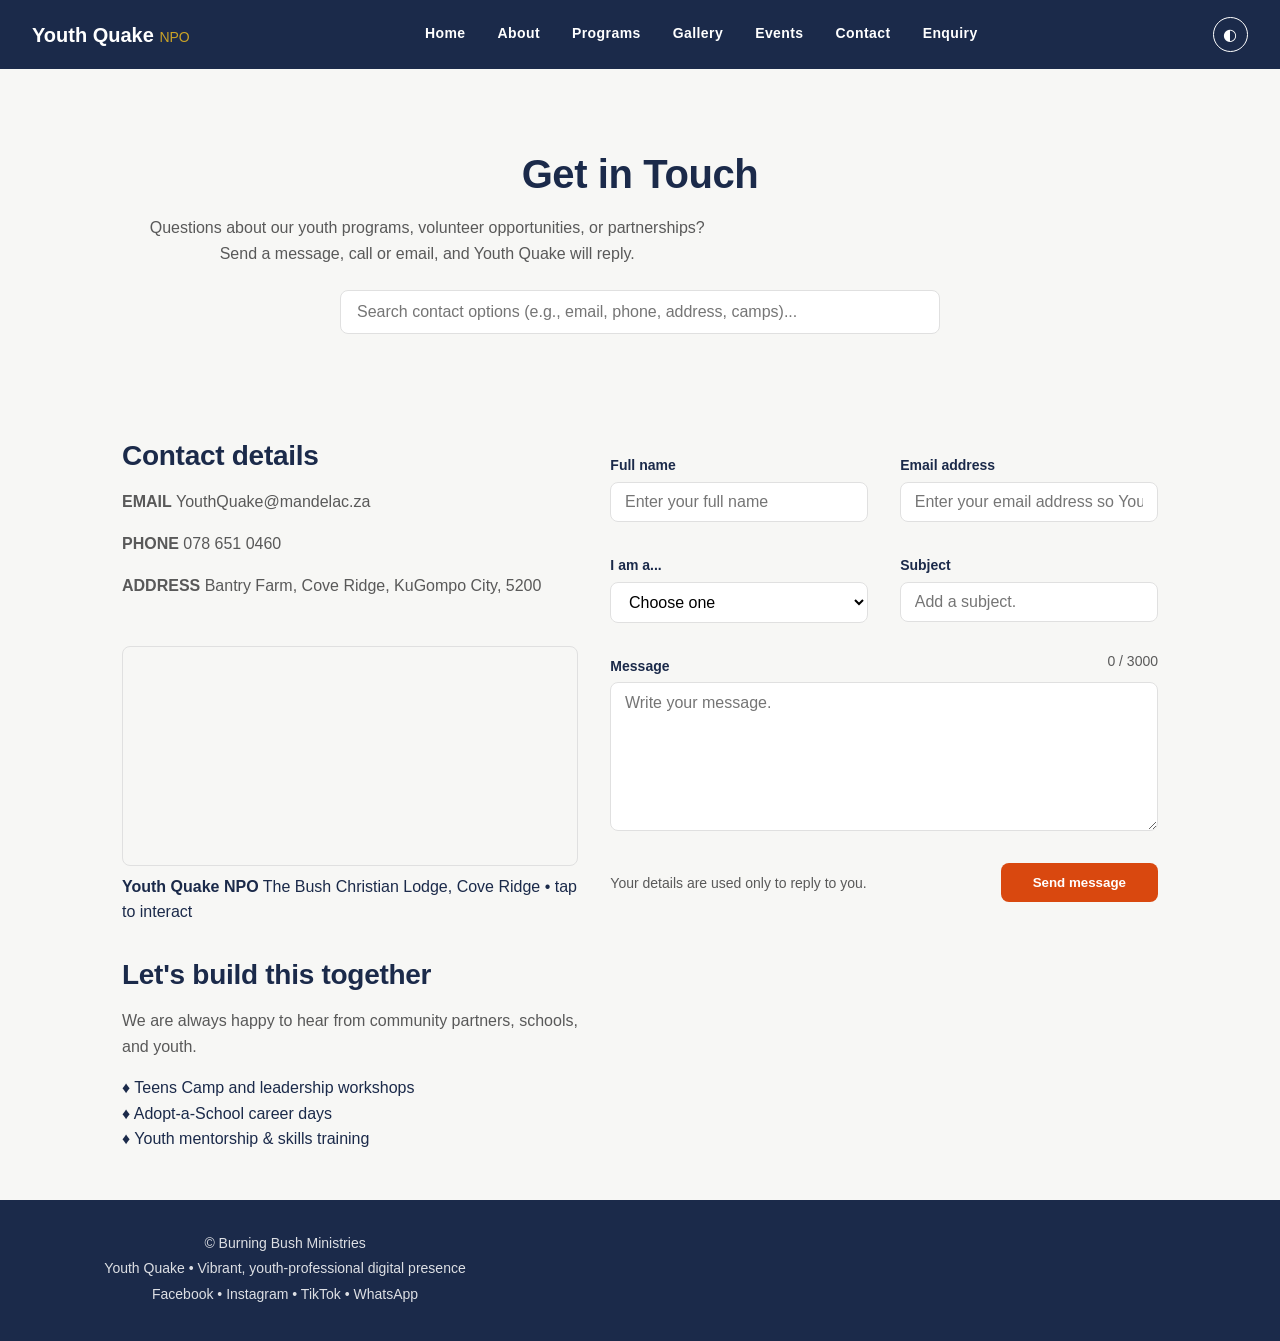
<file: my-website-main/Pages/contact.html>
<!DOCTYPE html>
<html lang="en">
<head>
    <meta charset="UTF-8">
    <meta name="viewport" content="width=device-width, initial-scale=1">
    
    <!-- Primary SEO Meta Tags -->
    <title>Contact Youth Quake NPO | KuGompo City, Eastern Cape</title>
    <meta name="description" content="Contact Youth Quake NPO in Cove Ridge, KuGompo City. Call 078 651 0460, email YouthQuake@mandelac.za, or send us a message online for youth outreach enquiries.">
    <meta name="keywords" content="Contact Youth Quake NPO, Cove Ridge NPO, KuGompo City youth development, Eastern Cape NGO contact, youth mentorship South Africa">
    <meta name="robots" content="index, follow">
    <link rel="canonical" href="https://YOUR-SITE-URL/pages/contact.html">

    <!-- Open Graph / Facebook Meta Tags -->
    <meta property="og:type" content="website">
    <meta property="og:title" content="Contact Youth Quake NPO | KuGompo City, Eastern Cape">
    <meta property="og:description" content="Get in touch with Youth Quake NPO. Reach out for volunteer opportunities, mentorship programs, or school partnerships.">
    <meta property="og:url" content="https://YOUR-SITE-URL/pages/contact.html">
    <meta property="og:image" content="https://YOUR-SITE-URL/Assets/logo-black.png">
    <meta property="og:site_name" content="Youth Quake NPO">

    <!-- Twitter Card Meta Tags -->
    <meta name="twitter:card" content="summary_large_image">
    <meta name="twitter:title" content="Contact Youth Quake NPO | KuGompo City">
    <meta name="twitter:description" content="Send a message, call, or visit Youth Quake NPO in Cove Ridge, KuGompo City.">
    <meta name="twitter:image" content="https://YOUR-SITE-URL/Assets/logo-black.png">

    <!-- Stylesheet -->
    <link rel="stylesheet" href="../Assets/CSS/style.css">

    <!-- Structured Data (Schema.org JSON-LD for NGO Contact Page) -->
    <script type="application/ld+json">
    {
        "@context": "https://schema.org",
        "@type": "NGO",
        "name": "Youth Quake NPO",
        "description": "Youth Quake mobilises, mentors and equips young people through education, leadership and community action.",
        "url": "https://YOUR-SITE-URL/",
        "email": "YouthQuake@mandelac.za",
        "telephone": "+27786510460",
        "foundingDate": "1998",
        "parentOrganization": { 
            "@type": "Organization", 
            "name": "Burning Bush Ministries" 
        },
        "address": {
            "@type": "PostalAddress",
            "streetAddress": "Bantry Farm, Cove Ridge",
            "addressLocality": "KuGompo City",
            "addressRegion": "Eastern Cape",
            "postalCode": "5200",
            "addressCountry": "ZA"
        },
        "contactPoint": {
            "@type": "ContactPoint",
            "telephone": "+27786510460",
            "contactType": "customer service",
            "email": "YouthQuake@mandelac.za",
            "availableLanguage": ["English"]
        }
    }
    </script>
</head>
<body>

    <header>
        <a href="index.html" class="logo">Youth Quake <span>NPO</span></a>
        <nav aria-label="Main Navigation">
            <a href="../index.html">Home</a>
            <a href="./about.html">About</a>
            <a href="./programs.html">Programs</a>
            <a href="./gallery.html">Gallery</a>
            <a href="./events.html">Events</a>
            <a href="./contact.html">Contact</a>
            <a href="./enquiry.html">Enquiry</a>
        </nav>
        <button id="theme-toggle" aria-label="Toggle dark/light mode">◐</button>
    </header>

    <main class="contact-main">
        <section class="contact-hero" style="text-align: center; padding: 2rem 1rem;">
            <h1>Get in <span>Touch</span></h1>
            <p>Questions about our youth programs, volunteer opportunities, or partnerships? Send a message, call or email, and Youth Quake will reply.</p>
            
            <!-- Contact Search Bar -->
            <div class="search-container" style="max-width: 600px; margin: 1.5rem auto;">
                <input type="text" id="contact-search" placeholder="Search contact options (e.g., email, phone, address, camps)..." style="width: 100%; padding: 0.75rem 1rem; border: 1px solid var(--color-border, #ccc); border-radius: var(--radius, 8px); font-size: 1rem;">
            </div>
        </section>

        <!-- Main Split Container -->
        <div class="contact-split-container">
            
            <!-- Left Panel: Info & Google Map Embed -->
            <div class="contact-info-panel">
                <div class="contact-details-box searchable-box">
                    <h2>Contact details</h2>
                    <p><strong>EMAIL</strong> <a href="mailto:YouthQuake@mandelac.za">YouthQuake@mandelac.za</a></p>
                    <p><strong>PHONE</strong> <a href="tel:+27786510460">078 651 0460</a></p>
                    <p><strong>ADDRESS</strong> Bantry Farm, Cove Ridge, KuGompo City, 5200</p>
                </div>

                <!-- Interactive Google Maps Box -->
                <div class="office-location-card">
                    <iframe 
                        src="https://www.google.com/maps/embed?pb=!1m18!1m12!1m3!1d3343.9400853420266!2d27.780029039354815!3d-33.058044177632574!2m3!1f0!2f0!3f0!3m2!1i1024!2i768!4f13.1!3m3!1m2!1s0x1e66e70a8fbaead7%3A0xea46ef870937fdc6!2sThe%20Bush%20Christian%20Lodge!5e0!3m2!1sen!2sza!4v1793438805623!5m2!1sen!2sza" 
                        class="map-container"
                        title="Youth Quake NPO Location Map"
                        allowfullscreen="" 
                        loading="lazy" 
                        referrerpolicy="strict-origin-when-cross-origin">
                    </iframe>
                    <div class="map-caption-bar">
                        <strong>Youth Quake NPO</strong>
                        <span>The Bush Christian Lodge, Cove Ridge &bull; tap to interact</span>
                    </div>
                </div>

                <!-- Secondary Info Section -->
                <div class="mission-info-box searchable-box">
                    <h2>Let's build this together</h2>
                    <p>We are always happy to hear from community partners, schools, and youth.</p>
                    <ul>
                        <li>&diams; Teens Camp and leadership workshops</li>
                        <li>&diams; Adopt-a-School career days</li>
                        <li>&diams; Youth mentorship &amp; skills training</li>
                    </ul>
                </div>
            </div>

            <!-- Right Panel: Complete Form Container -->
            <div class="contact-form-panel">
                <form id="contact-form" action="#" method="post" novalidate>
                    
                    <div class="form-row">
                        <div class="form-group" id="group-name">
                            <label for="contact-name">Full name</label>
                            <input type="text" id="contact-name" name="name" placeholder="Enter your full name">
                            <div class="field-error-msg">Name must be 2 to 60 letters (spaces, hyphens and apostrophes allowed).</div>
                        </div>

                        <div class="form-group" id="group-email">
                            <label for="contact-email">Email address</label>
                            <input type="email" id="contact-email" name="email" placeholder="Enter your email address so Youth Quake can reply.">
                            <div class="field-error-msg">Enter a valid email address so we can reply.</div>
                        </div>
                    </div>

                    <div class="form-row">
                        <div class="form-group" id="group-type">
                            <label for="message_type">I am a...</label>
                            <select id="message_type" name="message_type">
                                <option value="">Choose one</option>
                                <option value="Student">Student / Youth</option>
                                <option value="General Enquiry">General Enquiry</option>
                                <option value="Feedback">Feedback</option>
                                <option value="Media/Press">Media / Press</option>
                                <option value="Complaint">Complaint</option>
                            </select>
                            <div class="field-error-msg">Choose who you are or the message type.</div>
                        </div>

                        <div class="form-group" id="group-subject">
                            <label for="contact-subject">Subject</label>
                            <input type="text" id="contact-subject" name="subject" placeholder="Add a subject.">
                            <div class="field-error-msg">Subject must be at least 2 characters long.</div>
                        </div>
                    </div>

                    <div class="form-group full-width" id="group-message">
                        <div class="textarea-header">
                            <label for="contact-message">Message</label>
                            <span id="char-count">0 / 3000</span>
                        </div>
                        <textarea id="contact-message" name="message" rows="7" placeholder="Write your message."></textarea>
                        <div class="field-error-msg">Message must be 10 to 3000 characters.</div>
                    </div>

                    <!-- Dynamic response feedback container -->
                    <div id="contact-response" class="form-response"></div>

                    <div class="form-footer-row">
                        <span class="privacy-note">Your details are used only to reply to you.</span>
                        <button type="submit" class="btn-submit">Send message</button>
                    </div>
                </form>
            </div>

        </div>
    </main>

    <footer>
        <p>&copy; Burning Bush Ministries</p>
        <p>Youth Quake &bull; Vibrant, youth-professional digital presence</p>
        <p class="social-links">
            <a href="https://facebook.com/youthquake" target="_blank" rel="noopener">Facebook</a> &bull;
            <a href="https://instagram.com/youthquake" target="_blank" rel="noopener">Instagram</a> &bull;
            <a href="https://tiktok.com/@youthquake" target="_blank" rel="noopener">TikTok</a> &bull;
            <a href="https://wa.me/+27786510460" target="_blank" rel="noopener">WhatsApp</a>
        </p>
    </footer>

    <!-- Custom JavaScript File -->
    <script src="../js/script.js" defer></script>
</body>
</html>
</file>
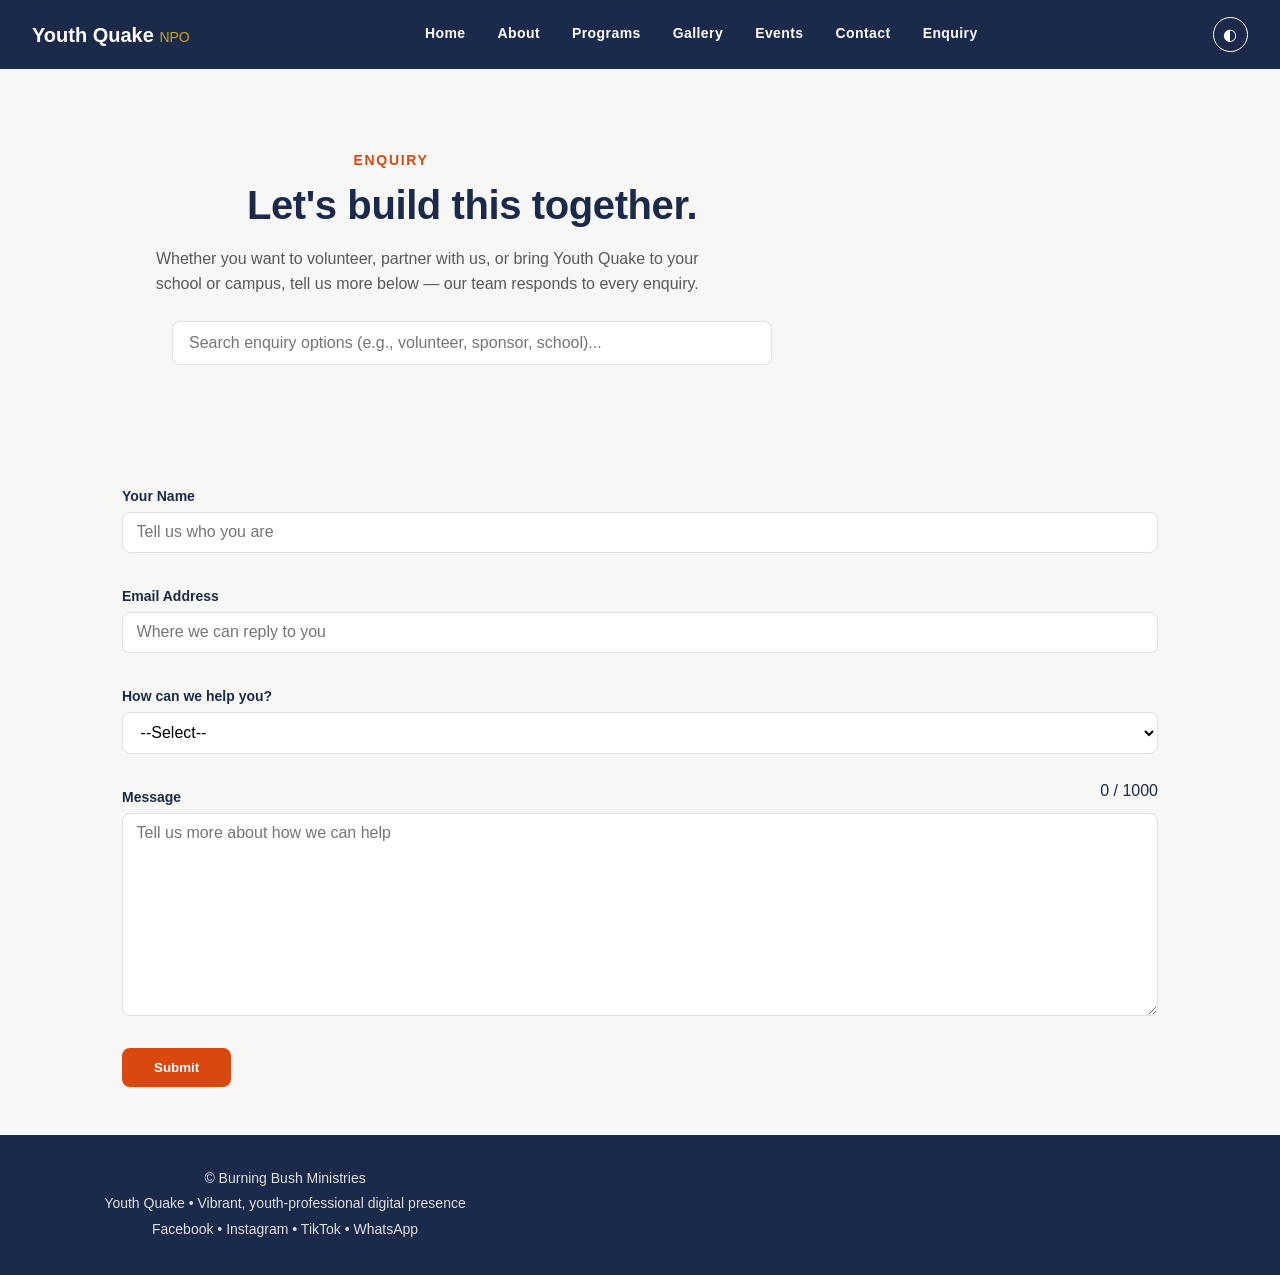
<file: my-website-main/Pages/enquiry.html>
<!DOCTYPE html>
<html lang="en">
<head>
    <meta charset="UTF-8">
    <meta name="viewport" content="width=device-width, initial-scale=1">
    
    <!-- Primary SEO Meta Tags -->
    <title>Enquire | Volunteer, Partner or Sponsor | Youth Quake NPO</title>
    <meta name="description" content="Enquire about volunteering, mentorship, sponsorship or bringing Youth Quake to your school or campus across the Eastern Cape and get a prompt response.">
    <meta name="keywords" content="Youth Quake enquiry, volunteer Youth Quake, sponsor youth programs, school partnership, Eastern Cape NPO">
    <meta name="robots" content="index, follow">
    <link rel="canonical" href="https://YOUR-SITE-URL/pages/enquiry.html">

    <!-- Open Graph / Social Sharing Meta Tags -->
    <meta property="og:type" content="website">
    <meta property="og:title" content="Enquire | Volunteer, Partner or Sponsor | Youth Quake">
    <meta property="og:description" content="Whether you want to volunteer, partner, or bring Youth Quake to your school or campus, tell us more below.">
    <meta property="og:url" content="https://YOUR-SITE-URL/pages/enquiry.html">
    <meta property="og:image" content="https://YOUR-SITE-URL/Assets/logo-black.png">
    <meta property="og:site_name" content="Youth Quake NPO">

    <!-- Twitter Card Meta Tags -->
    <meta name="twitter:card" content="summary_large_image">
    <meta name="twitter:title" content="Enquire | Youth Quake NPO">
    <meta name="twitter:description" content="Connect with Youth Quake for volunteering, mentorship, and school partnerships.">
    <meta name="twitter:image" content="https://YOUR-SITE-URL/Assets/logo-black.png">

    <!-- Stylesheet -->
    <link rel="stylesheet" href="../Assets/CSS/style.css">

    <!-- Schema.org Structured Data -->
    <script type="application/ld+json">
    {
        "@context": "https://schema.org",
        "@type": "NGO",
        "name": "Youth Quake NPO",
        "description": "Youth Quake mobilises, mentors and equips young people through education, leadership and community action.",
        "url": "https://YOUR-SITE-URL/",
        "email": "YouthQuake@mandelac.za",
        "telephone": "+27786510460",
        "foundingDate": "1998",
        "parentOrganization": { "@type": "Organization", "name": "Burning Bush Ministries" },
        "address": {
            "@type": "PostalAddress",
            "streetAddress": "Bantry Farm, Cove Ridge",
            "addressLocality": "KuGompo City",
            "postalCode": "5200",
            "addressCountry": "ZA"
        }
    }
    </script>
</head>
<body>

    <header>
        <a href="index.html" class="logo">Youth Quake <span>NPO</span></a>
        <nav aria-label="Main Navigation">
            <a href="../index.html">Home</a>
            <a href="./about.html">About</a>
            <a href="./programs.html">Programs</a>
            <a href="./gallery.html">Gallery</a>
            <a href="./events.html">Events</a>
            <a href="./contact.html">Contact</a>
            <a href="./enquiry.html">Enquiry</a>
        </nav>
        <button id="theme-toggle" aria-label="Toggle dark/light mode">◐</button>
    </header>

    <main>
        <!-- Hero Section with Integrated Search Bar -->
        <section class="page-intro" style="text-align: center; padding: 2rem 1rem;">
            <p class="eyebrow">Enquiry</p>
            <h1>Let's build this together.</h1>
            <p>Whether you want to volunteer, partner with us, or bring Youth Quake to your school or campus, tell us more below — our team responds to every enquiry.</p>

            <!-- Search Bar -->
            <div class="search-container" style="max-width: 600px; margin: 1.5rem auto;">
                <input type="text" id="enquiry-page-search" placeholder="Search enquiry options (e.g., volunteer, sponsor, school)..." style="width: 100%; padding: 0.75rem 1rem; border: 1px solid var(--color-border, #ccc); border-radius: var(--radius, 8px); font-size: 1rem;">
            </div>
        </section>

        <section class="enquiry-form-section searchable-box">
            <form id="enquiry-form" action="#" method="post" novalidate>

                <div class="form-group" id="group-enquiry-name">
                    <label for="name">Your Name</label>
                    <input type="text" id="name" name="name" placeholder="Tell us who you are">
                    <div class="field-error-msg">Name must be 2 to 60 letters (spaces, hyphens and apostrophes allowed).</div>
                </div>

                <div class="form-group" id="group-enquiry-email">
                    <label for="email">Email Address</label>
                    <input type="email" id="email" name="email" placeholder="Where we can reply to you">
                    <div class="field-error-msg">Enter a valid email address so we can reply.</div>
                </div>

                <div class="form-group" id="group-enquiry-type">
                    <label for="enquiry_type">How can we help you?</label>
                    <select id="enquiry_type" name="enquiry_type">
                        <option value="">--Select--</option>
                        <option value="volunteer">Volunteer with Youth Quake</option>
                        <option value="mentorship">Join a Mentorship Program</option>
                        <option value="partnership">Partner / Sponsor a Program</option>
                        <option value="school">Bring Youth Quake to my School/Campus</option>
                        <option value="general">General Enquiry</option>
                    </select>
                    <div class="field-error-msg">Please select how we can help you.</div>
                </div>

                <div class="form-group full-width" id="group-enquiry-message">
                    <div class="textarea-header">
                        <label for="message">Message</label>
                        <span id="enquiry-char-count">0 / 1000</span>
                    </div>
                    <textarea id="message" name="message" rows="10" placeholder="Tell us more about how we can help"></textarea>
                    <div class="field-error-msg">Message must be between 10 and 1000 characters.</div>
                </div>

                <!-- Dynamic response feedback container -->
                <div id="enquiry-response" class="form-response"></div>

                <div class="form-footer-row">
                    <button type="submit" class="btn-submit">Submit</button>
                </div>
            </form>
        </section>
    </main>

    <footer>
        <p>&copy; Burning Bush Ministries</p>
        <p>Youth Quake &bull; Vibrant, youth-professional digital presence</p>
        <p class="social-links">
            <a href="https://facebook.com/youthquake" target="_blank" rel="noopener">Facebook</a> &bull;
            <a href="https://instagram.com/youthquake" target="_blank" rel="noopener">Instagram</a> &bull;
            <a href="https://tiktok.com/@youthquake" target="_blank" rel="noopener">TikTok</a> &bull;
            <a href="https://wa.me/+27786510460" target="_blank" rel="noopener">WhatsApp</a>
        </p>
    </footer>

    <script src="../js/script.js" defer></script>

</body>
</html>
</file>
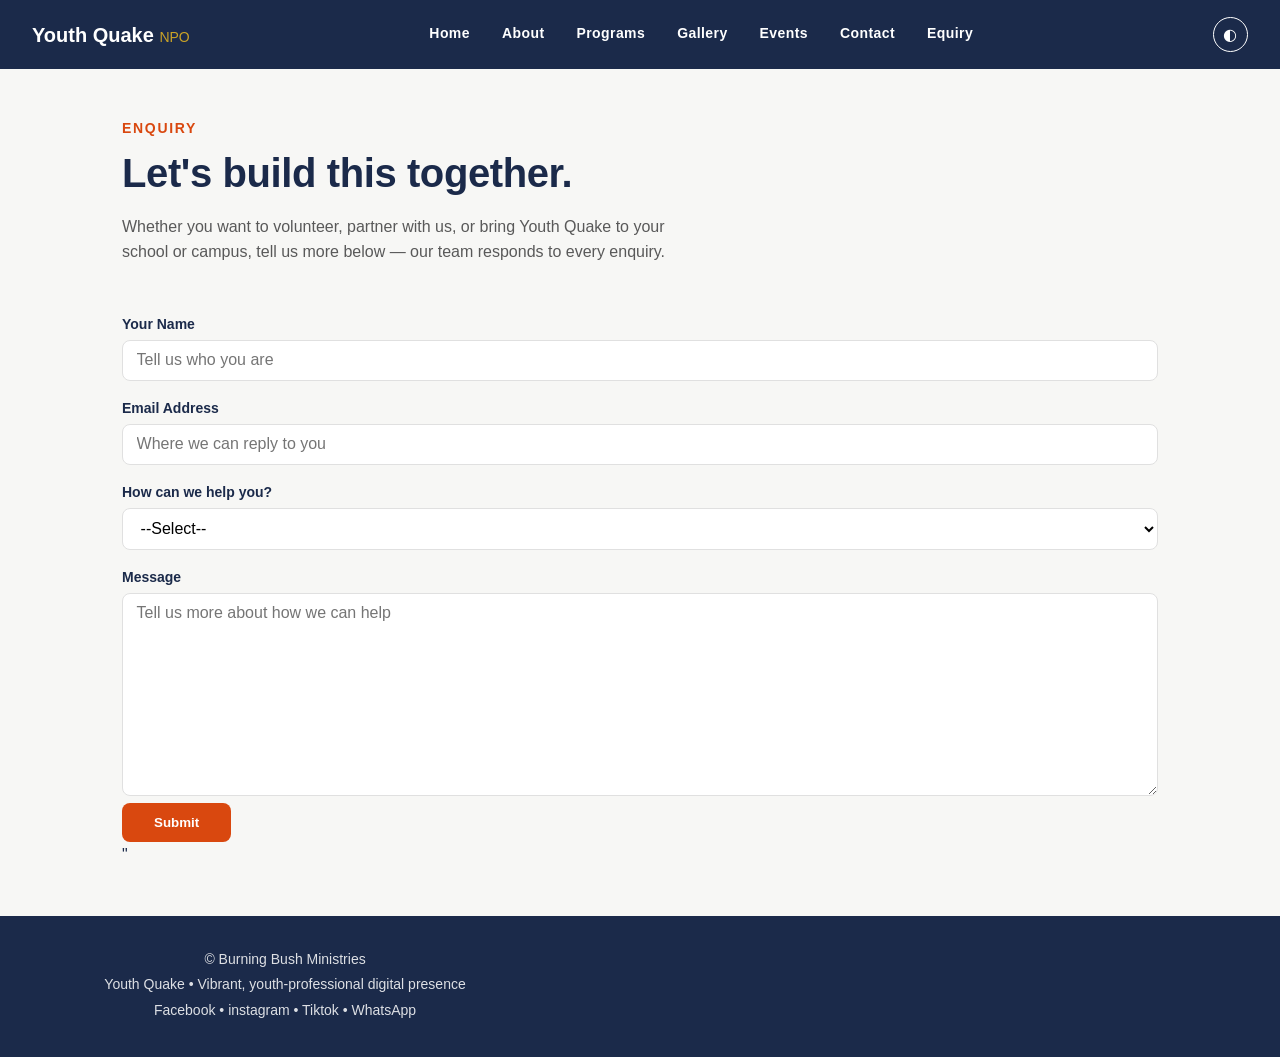
<file: my-website-main/Pages/equiry.html>
<!DOCTYPE html>
<html lang="en">
<head>
    <meta charset="UTF-8">
    <meta name="viewport" content="width=device-width, initial-scale=1">
    <title>Youth Quake | Enquiry</title>
    <link rel="stylesheet" href="../Assets/CSS/style.css">
</head>
<body>

    <header>
        <a href="index.html" class="logo">Youth Quake <span>NPO</span></a>
        <nav>
            <a href="../index.html">Home</a>
            <a href="./about.html">About</a>
            <a href="./programs.html">Programs</a>
            <a href="./gallery.html">Gallery</a>
            <a href="./events.html">Events</a>
            <a href="./contact.html">Contact</a>
            <a href="./equiry.html">Equiry</a>
        </nav>
        <button id="theme-toggle" aria-label="Toggle dark/light mode">◐</button>
    </header>

    <main>
        <section class="page-intro">
            <p class="eyebrow">Enquiry</p>
            <h1>Let's build this together.</h1>
            <p>Whether you want to volunteer, partner with us, or bring Youth Quake
            to your school or campus, tell us more below — our team responds to
            every enquiry.</p>
        </section>

        <section>
            <!--Create a form-->
            <form id="equiry-form" action="#" method="post">

                <label for="name">Your Name</label>
                <input type="text" id="name" name="name" placeholder="Tell us who you are" required>

                <label for="email">Email Address</label>
                <input type="email" id="email" name="email" placeholder="Where we can reply to you" required>

                <label for="enquiry_type">How can we help you?</label>
                <select id="enquiry_type" name="enquiry_type" required>
                    <option value="">--Select--</option>
                    <option value="volunteer">Volunteer with Youth Quake</option>
                    <option value="mentorship">Join a Mentorship Program</option>
                    <option value="partnership">Partner / Sponsor a Program</option>
                    <option value="school">Bring Youth Quake to my School/Campus</option>
                    <option value="general">General Enquiry</option>
                </select>

                <label for="message">Message</label>
                <textarea id="message" name="message" rows="10" cols="40" placeholder="Tell us more about how we can help"></textarea>

                <button type="submit">Submit</button>
            </form>
            <div id="enquiry-response" style="display:none;"></div>"
        </section>
    </main>

    <footer>
        <p>&copy; Burning Bush Ministries</p>
        <p>Youth Quake &bull; Vibrant, youth-professional digital presence</p>
        <p class="social-links">
            <a href="https://facebook.com/youthquake" target="_blank" rel="noopener">Facebook</a> &bull;
            <a href="https://instagram.com/youthquake" target="_blank" rel="noopener">instagram</a> &bull;
            <a href="https://tiktok.com/@youthquake" target="_blank" rel="noopener">Tiktok</a> &bull;
            <a href="https://wa.me/+27786510460" target="_blank" rel="noopener">WhatsApp</a>
        </p>
    </footer>

    <script src="../js/script.js"></script>
</body>
</html>
</file>
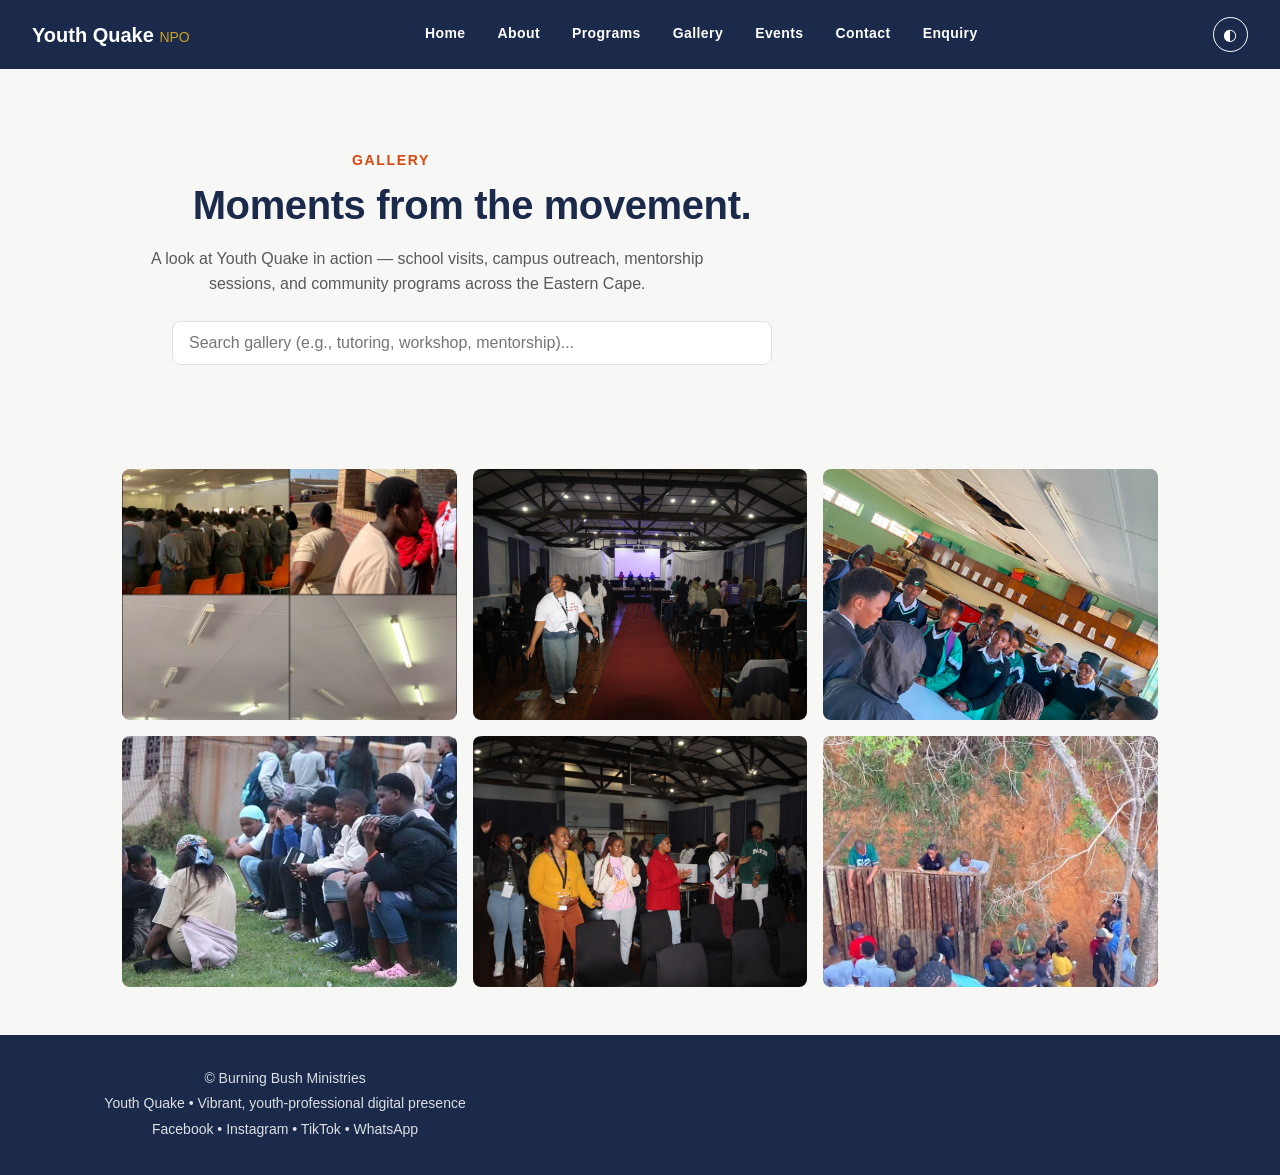
<file: my-website-main/Pages/gallery.html>
<!DOCTYPE html>
<html lang="en">
<head>
    <meta charset="UTF-8">
    <meta name="viewport" content="width=device-width, initial-scale=1">
    
    <!-- Primary SEO Meta Tags -->
    <title>Gallery | Youth Quake NPO Outreach & Event Photos</title>
    <meta name="description" content="Explore Youth Quake NPO in action: school visits, campus outreach, mentorship sessions, and community programs across the Eastern Cape.">
    <meta name="keywords" content="Youth Quake gallery, youth outreach photos, Eastern Cape NPO photos, Adopt-a-School photos, mentorship events">
    <meta name="robots" content="index, follow">
    <link rel="canonical" href="https://YOUR-SITE-URL/Pages/gallery.html">

    <!-- Open Graph / Social Sharing Meta Tags -->
    <meta property="og:type" content="website">
    <meta property="og:title" content="Gallery | Youth Quake NPO Outreach Photos">
    <meta property="og:description" content="A look at Youth Quake in action — school visits, campus outreach, mentorship sessions, and community programs across the Eastern Cape.">
    <meta property="og:url" content="https://YOUR-SITE-URL/Pages/gallery.html">
    <meta property="og:image" content="https://YOUR-SITE-URL/Assets/WhatsApp%20Image%202026-08-14%20at%2023.03.36.jpeg">
    <meta property="og:site_name" content="Youth Quake NPO">

    <!-- Twitter Card Meta Tags -->
    <meta name="twitter:card" content="summary_large_image">
    <meta name="twitter:title" content="Gallery | Youth Quake NPO">
    <meta name="twitter:description" content="Explore moments from our movement across schools and communities in the Eastern Cape.">
    <meta name="twitter:image" content="https://YOUR-SITE-URL/Assets/WhatsApp%20Image%202026-08-14%20at%2023.03.36.jpeg">

    <!-- Stylesheet -->
    <link rel="stylesheet" href="../Assets/CSS/style.css">

    <!-- Schema.org Structured Data -->
    <script type="application/ld+json">
    {
        "@context": "https://schema.org",
        "@type": "ImageGallery",
        "name": "Youth Quake NPO Outreach Gallery",
        "description": "Moments from Youth Quake school visits, mentorship programs, and community outreach events in the Eastern Cape.",
        "url": "https://YOUR-SITE-URL/Pages/gallery.html"
    }
    </script>
</head>

<body>

    <header>
        <a href="../index.html" class="logo">Youth Quake <span>NPO</span></a>
        <nav aria-label="Main Navigation">
            <a href="../index.html">Home</a>
            <a href="./about.html">About</a>
            <a href="./programs.html">Programs</a>
            <a href="./gallery.html">Gallery</a>
            <a href="./events.html">Events</a>
            <a href="./contact.html">Contact</a>
            <a href="./enquiry.html">Enquiry</a>
        </nav>
        <button id="theme-toggle" aria-label="Toggle dark/light mode">◐</button>
    </header>

    <main>
        <!-- Hero Intro Section with Integrated Search Input Bar -->
        <section class="page-intro" style="text-align: center; padding: 2rem 1rem;">
            <p class="eyebrow">Gallery</p>
            <h1>Moments from the movement.</h1>
            <p>A look at Youth Quake in action — school visits, campus outreach, mentorship sessions, and community programs across the Eastern Cape.</p>

            <!-- Search Engine Bar (Filtered via External JS) -->
            <div class="search-container" style="max-width: 600px; margin: 1.5rem auto;">
                <input type="text" id="gallery-search" placeholder="Search gallery (e.g., tutoring, workshop, mentorship)..." style="width: 100%; padding: 0.75rem 1rem; border: 1px solid var(--color-border, #ccc); border-radius: var(--radius, 8px); font-size: 1rem;">
            </div>
        </section>

        <!-- Gallery Grid -->
        <section class="gallery-grid">
            <img src="../Assets/WhatsApp Image 2026-08-14 at 23.03.36.jpeg" alt="Adopt-a-School tutoring session" class="gallery-item">
            <img src="../Assets/IMG_6463.JPG.jpeg" alt="Campus Youth Quake leadership workshop" class="gallery-item">
            <img src="../Assets/WhatsApp Image 2026-08-07 at 19.18.26.jpeg" alt="Community outreach clean-up drive" class="gallery-item">
            <img src="../Assets/WhatsApp Image 2026-08-14 at 22.50.49 (1).jpeg" alt="Lean-On-Me mentorship group session" class="gallery-item">
            <img src="../Assets/IMG_6450.JPG" alt="Youth Quake Tour bursary guidance stop" class="gallery-item">
            <img src="../Assets/WhatsApp Image 2026-08-14 at 22.50.50 (1).jpeg" alt="Young Professionals career preparation talk" class="gallery-item">
        </section>
    </main>

    <footer>
        <p>&copy; Burning Bush Ministries</p>
        <p>Youth Quake &bull; Vibrant, youth-professional digital presence</p>
        <p class="social-links">
            <a href="https://facebook.com/youthquake" target="_blank" rel="noopener">Facebook</a> &bull;
            <a href="https://instagram.com/youthquake" target="_blank" rel="noopener">Instagram</a> &bull;
            <a href="https://tiktok.com/@youthquake" target="_blank" rel="noopener">TikTok</a> &bull;
            <a href="https://wa.me/+27786510460" target="_blank" rel="noopener">WhatsApp</a>
        </p>
    </footer>

    <!-- External JavaScript File -->
    <script src="../js/script.js" defer></script>

</body>
</html>
</file>
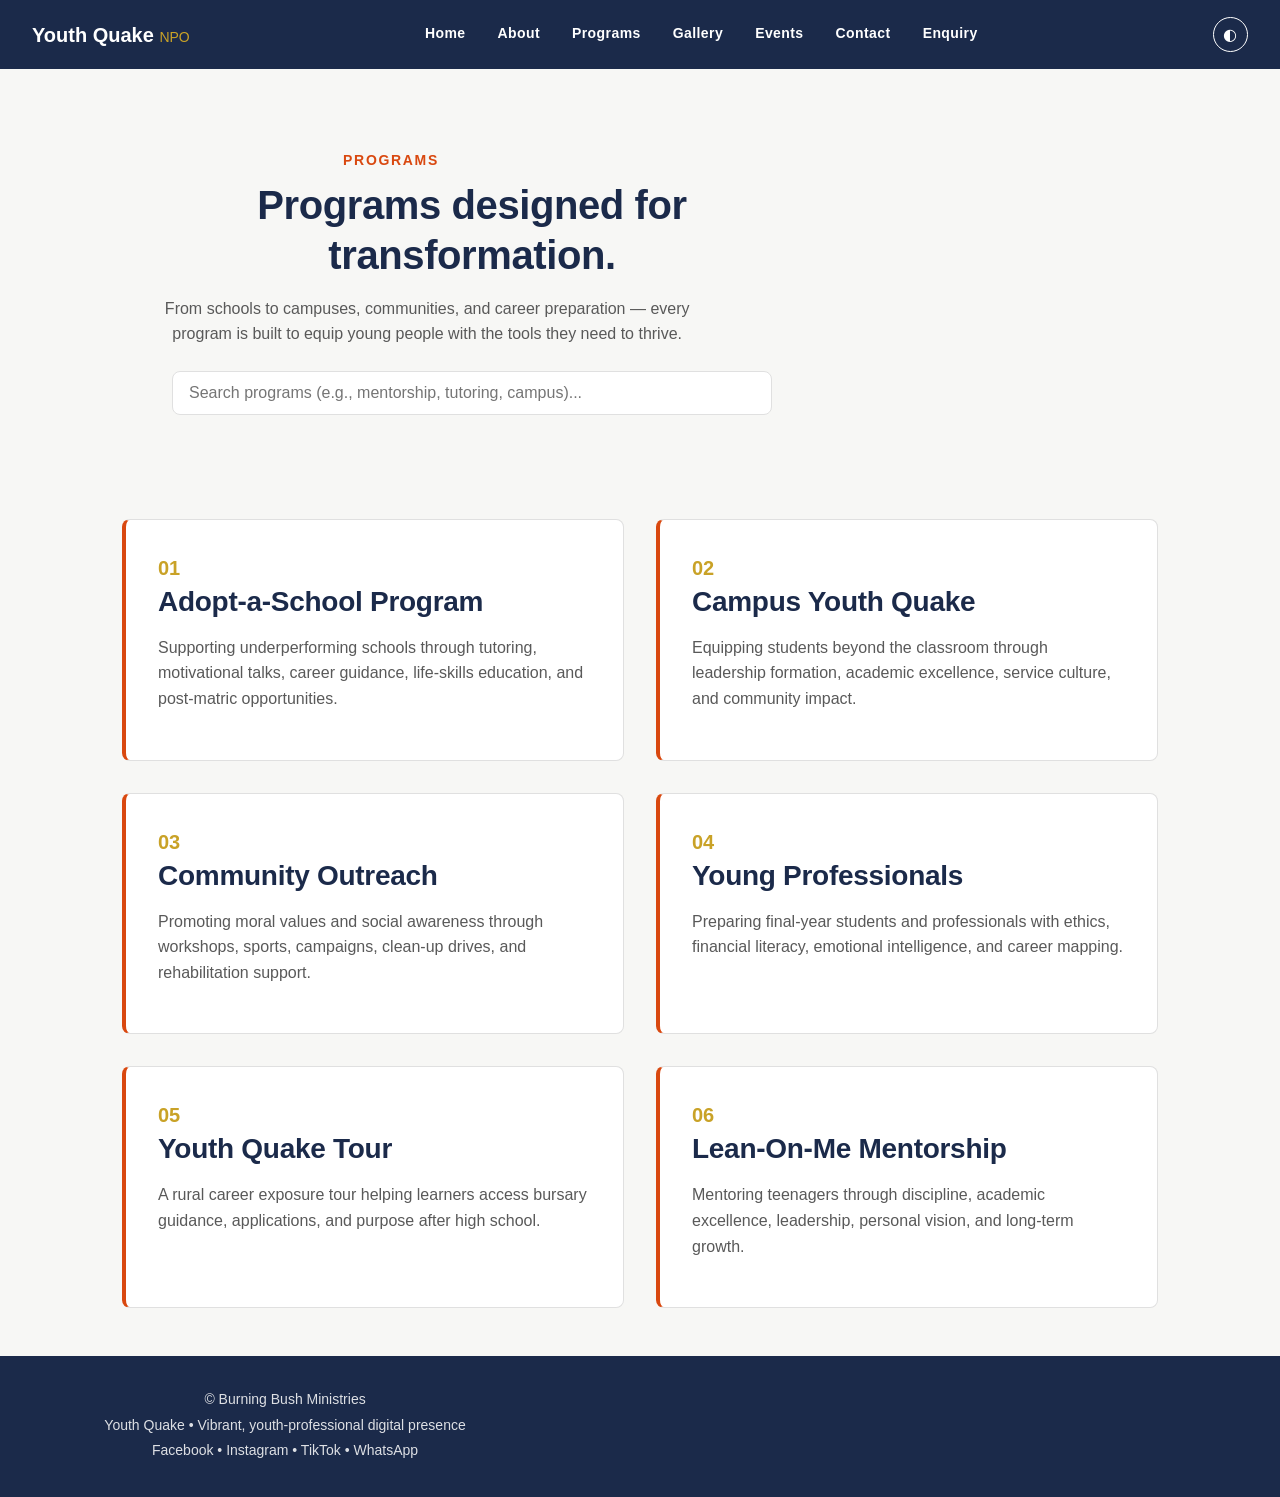
<file: my-website-main/Pages/programs.html>
<!DOCTYPE html>
<html lang="en">
<head>
    <meta charset="UTF-8">
    <meta name="viewport" content="width=device-width, initial-scale=1">
    
    <!-- Primary SEO Meta Tags -->
    <title>Youth Programs | Adopt-a-School and Mentorship | Youth Quake</title>
    <meta name="description" content="Explore Youth Quake's six programs: Adopt-a-School, Campus Youth Quake, Community Outreach, Young Professionals, Youth Quake Tour and Lean-On-Me Mentorship.">
    <meta name="keywords" content="Youth Quake programs, Adopt-a-School, Campus Youth Quake, youth mentorship Eastern Cape, Young Professionals, Youth Quake Tour">
    <meta name="robots" content="index, follow">
    <link rel="canonical" href="https://YOUR-SITE-URL/Pages/programs.html">

    <!-- Open Graph / Social Sharing Meta Tags -->
    <meta property="og:type" content="website">
    <meta property="og:title" content="Youth Programs | Adopt-a-School and Mentorship | Youth Quake">
    <meta property="og:description" content="Explore our six transformative youth development programs across schools, campuses, and communities.">
    <meta property="og:url" content="https://YOUR-SITE-URL/Pages/programs.html">
    <meta property="og:image" content="https://YOUR-SITE-URL/Assets/logo-black.png">
    <meta property="og:site_name" content="Youth Quake NPO">

    <!-- Twitter Card Meta Tags -->
    <meta name="twitter:card" content="summary_large_image">
    <meta name="twitter:title" content="Youth Programs | Youth Quake NPO">
    <meta name="twitter:description" content="Discover our programs designed to equip young people through education, mentorship, and leadership.">
    <meta name="twitter:image" content="https://YOUR-SITE-URL/Assets/logo-black.png">

    <!-- Stylesheet -->
    <link rel="stylesheet" href="../Assets/CSS/style.css">

    <!-- Schema.org Structured Data -->
    <script type="application/ld+json">
    {
        "@context": "https://schema.org",
        "@type": "NGO",
        "name": "Youth Quake NPO",
        "description": "Youth Quake mobilises, mentors and equips young people through education, leadership and community action.",
        "url": "https://YOUR-SITE-URL/",
        "email": "YouthQuake@mandelac.za",
        "telephone": "+27786510460",
        "foundingDate": "1998",
        "parentOrganization": { "@type": "Organization", "name": "Burning Bush Ministries" },
        "address": {
            "@type": "PostalAddress",
            "streetAddress": "Bantry Farm, Cove Ridge",
            "addressLocality": "KuGompo City",
            "postalCode": "5200",
            "addressCountry": "ZA"
        }
    }
    </script>
</head>
<body>

    <header>
        <a href="../index.html" class="logo">Youth Quake <span>NPO</span></a>
        <nav aria-label="Main Navigation">
            <a href="../index.html">Home</a>
            <a href="./about.html">About</a>
            <a href="./programs.html">Programs</a>
            <a href="./gallery.html">Gallery</a>
            <a href="./events.html">Events</a>
            <a href="./contact.html">Contact</a>
            <a href="./enquiry.html">Enquiry</a>
        </nav>
        <button id="theme-toggle" aria-label="Toggle dark/light mode">◐</button>
    </header>

    <main>
        <!-- Intro & Hero Section with Search Bar -->
        <section class="page-intro" style="text-align: center; padding: 2rem 1rem;">
            <p class="eyebrow">Programs</p>
            <h1>Programs designed for transformation.</h1>
            <p>From schools to campuses, communities, and career preparation — every program is built to equip young people with the tools they need to thrive.</p>

            <!-- Search Bar (Matching Reference Layout) -->
            <div class="search-container" style="max-width: 600px; margin: 1.5rem auto;">
                <input type="text" id="programs-search" placeholder="Search programs (e.g., mentorship, tutoring, campus)..." style="width: 100%; padding: 0.75rem 1rem; border: 1px solid var(--color-border, #ccc); border-radius: var(--radius, 8px); font-size: 1rem;">
            </div>
        </section>

        <section class="programs-grid">
            <article class="program-card">
                <span class="program-number">01</span>
                <h2>Adopt-a-School Program</h2>
                <p>Supporting underperforming schools through tutoring, motivational talks, career guidance, life-skills education, and post-matric opportunities.</p>
            </article>

            <article class="program-card">
                <span class="program-number">02</span>
                <h2>Campus Youth Quake</h2>
                <p>Equipping students beyond the classroom through leadership formation, academic excellence, service culture, and community impact.</p>
            </article>

            <article class="program-card">
                <span class="program-number">03</span>
                <h2>Community Outreach</h2>
                <p>Promoting moral values and social awareness through workshops, sports, campaigns, clean-up drives, and rehabilitation support.</p>
            </article>

            <article class="program-card">
                <span class="program-number">04</span>
                <h2>Young Professionals</h2>
                <p>Preparing final-year students and professionals with ethics, financial literacy, emotional intelligence, and career mapping.</p>
            </article>

            <article class="program-card">
                <span class="program-number">05</span>
                <h2>Youth Quake Tour</h2>
                <p>A rural career exposure tour helping learners access bursary guidance, applications, and purpose after high school.</p>
            </article>

            <article class="program-card">
                <span class="program-number">06</span>
                <h2>Lean-On-Me Mentorship</h2>
                <p>Mentoring teenagers through discipline, academic excellence, leadership, personal vision, and long-term growth.</p>
            </article>
        </section>
    </main>

    <footer>
        <p>&copy; Burning Bush Ministries</p>
        <p>Youth Quake &bull; Vibrant, youth-professional digital presence</p>
        <p class="social-links">
            <a href="https://facebook.com/youthquake" target="_blank" rel="noopener">Facebook</a> &bull;
            <a href="https://instagram.com/youthquake" target="_blank" rel="noopener">Instagram</a> &bull;
            <a href="https://tiktok.com/@youthquake" target="_blank" rel="noopener">TikTok</a> &bull;
            <a href="https://wa.me/+27786510460" target="_blank" rel="noopener">WhatsApp</a>
        </p>
    </footer>

    <!-- Script File -->
    <script src="../js/script.js" defer></script>

</body>
</html>
</file>
<file: Assets/CSS/style.css>
* {
    margin: 0;
    padding: 0;
    box-sizing: border-box;
}

img {
    max-width: 100%;
    height: auto;
    display: block;
}

a {
    text-decoration: none;
    color: inherit;
}

ul, ol {
    list-style: none;
}

button {
    font-family: inherit;
    cursor: pointer;
    border: none;
}

/* ---------- 2. CSS VARIABLES  ---------- */
:root {
    /* Colour scheme */
    --color-primary: #D9480F;   /* Burnt orange */
    --color-secondary: #1B2A4A; /* Deep navy */
    --color-accent: #C9A227;    /* Gold */
    --color-bg: #F7F7F5;        /* Off-white */
    --color-bg-dark: #121212;   /* Charcoal (dark mode) */
    --color-text: #1B2A4A;
    --color-text-light: #595959;
    --color-white: #FFFFFF;
    --color-border: #E0E0E0;

    /* Typography scale */
    --font-heading: 'Poppins', 'Montserrat', sans-serif;
    --font-body: 'Inter', 'Open Sans', sans-serif;
    --fs-base: 1rem;         /* 16px */
    --fs-sm: 0.875rem;       /* 14px */
    --fs-lg: 1.25rem;        /* 20px */
    --fs-xl: 1.75rem;        /* 28px */
    --fs-xxl: 2.5rem;        /* 40px */
    --lh-base: 1.6;

    /* Spacing */
    --space-xs: 0.5rem;
    --space-sm: 1rem;
    --space-md: 2rem;
    --space-lg: 3rem;
    --radius: 8px;
}

/* ---------- 3. TYPOGRAPHY ---------- */
html {
    scroll-behavior: smooth;
}

body {
    font-family: var(--font-body);
    font-size: var(--fs-base);
    line-height: var(--lh-base);
    color: var(--color-text);
    background-color: var(--color-bg);
}

h1, h2, h3 {
    font-family: var(--font-heading);
    font-weight: 700;
    color: var(--color-secondary);
    letter-spacing: -0.01em;
    line-height: 1.25;
}

h1 { font-size: var(--fs-xxl); margin-bottom: var(--space-sm); }
h2 { font-size: var(--fs-xl); margin-bottom: var(--space-sm); }
h3 { font-size: var(--fs-lg); margin-bottom: var(--space-xs); }

p {
    color: var(--color-text-light);
    margin-bottom: var(--space-sm);
    max-width: 65ch;
}

.eyebrow {
    font-family: var(--font-heading);
    font-size: var(--fs-sm);
    font-weight: 700;
    letter-spacing: 0.12em;
    text-transform: uppercase;
    color: var(--color-primary);
    margin-bottom: var(--space-xs);
}

/* ---------- 4. LAYOUT: HEADER / NAV (Flexbox) ---------- */
header {
    display: flex;
    justify-content: space-between;
    align-items: center;
    flex-wrap: wrap;
    padding: var(--space-sm) var(--space-md);
    background-color: var(--color-secondary);
    position: sticky;
    top: 0;
    z-index: 100;
}

.logo {
    font-family: var(--font-heading);
    font-weight: 700;
    font-size: var(--fs-lg);
    color: var(--color-white);
}

.logo span {
    color: var(--color-accent);
    font-weight: 400;
    font-size: var(--fs-sm);
}

nav {
    display: flex;
    gap: var(--space-md);
    flex-wrap: wrap;
}

nav a {
    color: var(--color-white);
    font-size: var(--fs-sm);
    font-weight: 600;
    letter-spacing: 0.03em;
    padding: 0.4rem 0;
    border-bottom: 2px solid transparent;
    transition: border-color 0.2s ease, color 0.2s ease;
}

nav a:hover,
nav a:focus {
    border-bottom-color: var(--color-primary);
    color: var(--color-accent);
}

nav a:active {
    color: var(--color-primary);
}

#theme-toggle {
    background: transparent;
    color: var(--color-white);
    border: 1px solid var(--color-white);
    border-radius: 50%;
    width: 2.2rem;
    height: 2.2rem;
    font-size: var(--fs-base);
    transition: background-color 0.2s ease;
}

#theme-toggle:hover,
#theme-toggle:focus {
    background-color: var(--color-primary);
    border-color: var(--color-primary);
}

/* ---------- 5. MAIN CONTENT WRAPPER ---------- */
main {
    max-width: 1100px;
    margin: 0 auto;
    padding: var(--space-lg) var(--space-md);
}

.page-intro {
    max-width: 700px;
    margin-bottom: var(--space-lg);
}

/* ---------- 6. BUTTONS ---------- */
.btn {
    display: inline-block;
    background-color: var(--color-primary);
    color: var(--color-white);
    font-weight: 700;
    font-size: var(--fs-sm);
    padding: 0.75rem 1.5rem;
    border-radius: var(--radius);
    transition: background-color 0.2s ease, transform 0.15s ease;
}

.btn:hover,
.btn:focus {
    background-color: var(--color-accent);
    transform: translateY(-2px);
}

.btn:active {
    transform: translateY(0);
}

/* ---------- 7. HOME PAGE ---------- */
.hero {
    text-align: left;
    margin-bottom: var(--space-lg);
}

.hero-cta {
    display: flex;
    gap: var(--space-sm);
    flex-wrap: wrap;
    margin-top: var(--space-md);
}

.split-panel {
    display: flex;
    gap: var(--space-md);
    flex-wrap: wrap;
    margin-bottom: var(--space-lg);
}

.split-panel > div {
    flex: 1 1 280px;
    background-color: var(--color-white);
    border: 1px solid var(--color-border);
    border-radius: var(--radius);
    padding: var(--space-md);
}

.social-strip {
    display: flex;
    justify-content: center;
    gap: var(--space-md);
    padding: var(--space-sm);
    background-color: var(--color-white);
    border-radius: var(--radius);
    font-size: var(--fs-sm);
    color: var(--color-text-light);
}

/* ---------- 8. ABOUT PAGE: TEAM GRID ---------- */
.team-grid {
    display: grid;
    grid-template-columns: repeat(3, 1fr);
    gap: var(--space-md);
    margin: var(--space-md) 0;
}

.team-card {
    background-color: var(--color-white);
    border: 1px solid var(--color-border);
    border-radius: var(--radius);
    padding: var(--space-md);
    text-align: center;
    transition: box-shadow 0.2s ease;
}

.team-card:hover {
    box-shadow: 0 4px 16px rgba(27, 42, 74, 0.12);
}

.team-card img {
    width: 96px;
    height: 96px;
    border-radius: 50%;
    object-fit: cover;
    margin: 0 auto var(--space-xs);
}

.partners {
    background-color: var(--color-white);
    border-radius: var(--radius);
    padding: var(--space-md);
    text-align: center;
    margin-bottom: var(--space-md);
}

.profile-download {
    text-align: center;
    margin-top: var(--space-lg);
}

/* ---------- 9. PROGRAMS PAGE: CARD GRID ---------- */
.programs-grid {
    display: grid;
    grid-template-columns: repeat(2, 1fr);
    gap: var(--space-md);
}

.program-card {
    background-color: var(--color-white);
    border: 1px solid var(--color-border);
    border-left: 4px solid var(--color-primary);
    border-radius: var(--radius);
    padding: var(--space-md);
    transition: transform 0.2s ease, box-shadow 0.2s ease;
}

.program-card:hover {
    transform: translateY(-4px);
    box-shadow: 0 6px 20px rgba(27, 42, 74, 0.12);
}

.program-number {
    font-family: var(--font-heading);
    font-size: var(--fs-lg);
    font-weight: 700;
    color: var(--color-accent);
}

/* ---------- 10. GALLERY PAGE ---------- */
.gallery-grid {
    display: grid;
    grid-template-columns: repeat(3, 1fr);
    gap: var(--space-sm);
}

/* Responsive columns for smaller screens */
@media (max-width: 900px) {
    .gallery-grid {
        grid-template-columns: repeat(2, 1fr);
    }
}

@media (max-width: 600px) {
    .gallery-grid {
        grid-template-columns: 1fr;
    }
}

.gallery-item {
    width: 100%;
    border-radius: var(--radius);
    aspect-ratio: 4 / 3;
    object-fit: cover;
    cursor: pointer;
    transition: transform 0.2s ease, opacity 0.2s ease, box-shadow 0.2s ease;
}

.gallery-item:hover,
.gallery-item:focus {
    transform: scale(1.03);
    opacity: 0.9;
    box-shadow: 0 6px 16px rgba(0, 0, 0, 0.15);
    outline: none;
}

/* Lightbox Modal Styles */
.lightbox {
    position: fixed;
    top: 0;
    left: 0;
    width: 100vw;
    height: 100vh;
    background-color: rgba(0, 0, 0, 0.85);
    display: flex;
    justify-content: center;
    align-items: center;
    z-index: 1000;
}

.lightbox[hidden] {
    display: none;
}

.lightbox-figure {
    position: relative;
    max-width: 85vw;
    max-height: 85vh;
    margin: 0;
    display: flex;
    flex-direction: column;
    align-items: center;
}

.lightbox-img {
    max-width: 100%;
    max-height: 75vh;
    border-radius: var(--radius);
    object-fit: contain;
}

.lightbox-caption {
    color: #fff;
    margin-top: 0.75rem;
    font-size: var(--fs-base, 1rem);
    text-align: center;
}

.lightbox-close,
.lightbox-nav {
    position: absolute;
    background: rgba(255, 255, 255, 0.2);
    color: #fff;
    border: none;
    font-size: 2rem;
    padding: 0.5rem 1rem;
    cursor: pointer;
    border-radius: var(--radius);
    transition: background 0.2s ease;
}

.lightbox-close:hover,
.lightbox-nav:hover {
    background: rgba(255, 255, 255, 0.4);
}

.lightbox-close {
    top: 20px;
    right: 25px;
}

.lightbox-prev {
    left: 20px;
}

.lightbox-next {
    right: 20px;
}

body.no-scroll {
    overflow: hidden;
}

/* ---------- 11. EVENTS PAGE ---------- */
.events-list {
    display: flex;
    flex-direction: column;
    gap: var(--space-md);
}

.event-card {
    background-color: var(--color-white);
    border: 1px solid var(--color-border);
    border-radius: var(--radius);
    padding: var(--space-md);
    display: flex;
    flex-wrap: wrap;
    justify-content: space-between;
    align-items: center;
    gap: var(--space-sm);
}

.event-card > div {
    flex: 1 1 300px;
}

.event-meta {
    font-size: var(--fs-sm);
    color: var(--color-primary);
    font-weight: 600;
    margin-bottom: var(--space-xs);
}

/* ---------- 12. CONTACT PAGE: FORM & LAYOUT ---------- */

/* Split Layout Container */
.contact-split-container {
    display: grid;
    grid-template-columns: 1fr 1.2fr;
    gap: var(--space-xl, 2rem);
    align-items: start;
    margin-top: var(--space-lg, 1.5rem);
}

@media (max-width: 768px) {
    .contact-split-container {
        grid-template-columns: 1fr;
    }
}

/* Side Info Panel & Map */
.contact-info-panel {
    display: flex;
    flex-direction: column;
    gap: var(--space-md, 1rem);
}

.map-container {
    width: 100%;
    height: 220px;
    border-radius: var(--radius);
    border: 1px solid var(--color-border);
}

/* Form Container */
form {
    width: 100%;
    max-width: 100%;
}

.form-row {
    display: grid;
    grid-template-columns: 1fr 1fr;
    gap: var(--space-md, 1rem);
}

@media (max-width: 576px) {
    .form-row {
        grid-template-columns: 1fr;
    }
}

.form-group {
    display: flex;
    flex-direction: column;
    margin-bottom: var(--space-sm, 0.75rem);
}

.form-group.full-width {
    grid-column: 1 / -1;
}

label {
    display: block;
    font-weight: 600;
    font-size: var(--fs-sm);
    color: var(--color-secondary);
    margin-top: var(--space-sm);
    margin-bottom: 0.3rem;
}

.textarea-header {
    display: flex;
    justify-content: space-between;
    align-items: center;
}

#char-count {
    font-size: var(--fs-sm);
    color: var(--color-text-light, #666);
}

/* Inputs & Form Controls */
input[type="text"],
input[type="email"],
input[type="number"],
select,
textarea {
    width: 100%;
    padding: 0.65rem 0.85rem;
    font-family: var(--font-body);
    font-size: var(--fs-base);
    border: 1px solid var(--color-border);
    border-radius: var(--radius);
    background-color: var(--color-white);
    transition: border-color 0.2s ease, box-shadow 0.2s ease, background-color 0.2s ease;
}

input:hover, select:hover, textarea:hover {
    border-color: var(--color-accent);
}

input:focus, select:focus, textarea:focus {
    outline: none;
    border-color: var(--color-primary);
    box-shadow: 0 0 0 3px rgba(217, 72, 15, 0.15);
}

textarea {
    resize: vertical;
    min-height: 140px;
}

/* Field Validation Error States (Red) */
.field-error-msg {
    color: #d9381e;
    font-size: calc(var(--fs-sm) * 0.9);
    margin-top: 0.25rem;
    display: none;
}

.form-group.has-error input,
.form-group.has-error select,
.form-group.has-error textarea {
    border-color: #d9381e;
    background-color: #fff8f7;
}

.form-group.has-error .field-error-msg {
    display: block;
}

/* Dynamic Response Box */
.form-response {
    display: none;
    padding: 0.75rem 1rem;
    border-radius: var(--radius);
    margin-top: var(--space-sm);
    font-size: var(--fs-sm);
    font-weight: 500;
}

.form-response.error {
    display: block;
    background-color: #fde8e8;
    color: #d9381e;
    border: 1px solid #f8b4b4;
}

.form-response.success {
    display: block;
    background-color: #e8f5e9;
    color: #2e7d32;
    border: 1px solid #a5d6a7;
}

/* Footer & Buttons */
.form-footer-row {
    display: flex;
    justify-content: space-between;
    align-items: center;
    margin-top: var(--space-md);
    gap: var(--space-sm);
    flex-wrap: wrap;
}

.privacy-note {
    font-size: var(--fs-sm);
    color: var(--color-text-light, #666);
}

button[type="submit"],
.btn-submit {
    background-color: var(--color-primary);
    color: var(--color-white);
    font-weight: 700;
    padding: 0.75rem 2rem;
    border: none;
    border-radius: var(--radius);
    cursor: pointer;
    transition: background-color 0.2s ease;
}

button[type="submit"]:hover,
button[type="submit"]:focus,
.btn-submit:hover,
.btn-submit:focus {
    background-color: var(--color-accent);
}

button[type="submit"]:active,
.btn-submit:active {
    background-color: var(--color-secondary);
}

/* ---------- 13. FOOTER ---------- */
footer {
    text-align: center;
    padding: var(--space-md);
    background-color: var(--color-secondary);
    color: var(--color-white);
    font-size: var(--fs-sm);
}

footer p {
    color: var(--color-white);
    opacity: 0.85;
    margin-bottom: 0.2rem;
}

/* ========================================================
   14. RESPONSIVE DESIGN 
   ======================================================== */

/* ---- TABLET (≤ 1024px) ---- */
@media screen and (max-width: 1024px) {
    main {
        padding: var(--space-md) var(--space-sm);
    }

    .team-grid {
        grid-template-columns: repeat(2, 1fr);
    }

    .programs-grid {
        grid-template-columns: 1fr;
    }

    .gallery-grid {
        grid-template-columns: repeat(2, 1fr);
    }

    h1 { font-size: 2rem; }
    h2 { font-size: 1.5rem; }
}

/* ---- MOBILE (≤ 600px) ---- */
@media screen and (max-width: 600px) {
    header {
        flex-direction: column;
        align-items: flex-start;
        gap: var(--space-xs);
    }

    nav {
        width: 100%;
        gap: var(--space-sm);
        font-size: var(--fs-sm);
    }

    h1 { font-size: 1.6rem; }
    h2 { font-size: 1.3rem; }

    .split-panel {
        flex-direction: column;
    }

    .team-grid,
    .gallery-grid {
        grid-template-columns: 1fr;
    }

    .hero-cta {
        flex-direction: column;
    }

    .hero-cta .btn {
        text-align: center;
    }

    .event-card {
        flex-direction: column;
        align-items: flex-start;
    }

    form {
        max-width: 100%;
    }
    .social-links a {
    color: var(--color-white);
    font-weight: 600;
    transition: color 0.2s ease;
}

.social-links a:hover,
.social-links a:focus {
    color: var(--color-accent);
}

/* ========================================================
   PART 3 ADDITIONS — paste at the very BOTTOM of style.css
   A. Layout fixes (Part 2 feedback: home page + footer)
   B. Responsive map (Part 2 feedback: map not responsive)
   C. Forms: errors, success, new input types
   D. Accordion      E. Lightbox      F. Events search
   G. Animations     H. Dark theme    I. Utilities
   ======================================================== */

/* ---------- A. LAYOUT FIXES ---------- */

/* Sticky footer: footer is always full width and sits at the bottom */
body {
    display: flex;
    flex-direction: column;
    min-height: 100vh;
    transition: background-color 0.3s ease, color 0.3s ease;
}

main {
    flex: 1 0 auto;
    width: 100%;
}

footer {
    width: 100%;
    flex-shrink: 0;
}

.footer-nav {
    display: flex;
    justify-content: center;
    flex-wrap: wrap;
    gap: var(--space-sm);
    margin-bottom: var(--space-xs);
}

.footer-nav a {
    color: var(--color-white);
    font-size: var(--fs-sm);
    text-decoration: underline;
}

.footer-nav a:hover,
.footer-nav a:focus {
    color: var(--color-accent);
}

/* Home page: two-column hero (text left, image right) */
.hero {
    display: flex;
    align-items: center;
    gap: var(--space-lg);
    flex-wrap: wrap;
    margin-bottom: var(--space-lg);
}

.hero-text {
    flex: 1 1 320px;
}

.hero-image {
    flex: 1 1 320px;
}

.hero-image img {
    width: 100%;
    max-height: 480px;
    object-fit: contain;
    border-radius: var(--radius);
    box-shadow: 0 8px 24px rgba(27, 42, 74, 0.18);
}

.btn-outline {
    background-color: transparent;
    color: var(--color-primary);
    border: 2px solid var(--color-primary);
}

.btn-outline:hover,
.btn-outline:focus {
    background-color: var(--color-primary);
    color: var(--color-white);
}

.contact-list li {
    margin-bottom: 0.4rem;
}

.contact-list a {
    color: var(--color-primary);
    font-weight: 600;
    text-decoration: underline;
}

/* ---------- B. RESPONSIVE MAP ---------- */
.map-container {
    width: 100%;
    margin: var(--space-md) 0;
    border-radius: var(--radius);
    overflow: hidden;
    border: 1px solid var(--color-border);
}

#map,
.map-container iframe {
    display: block;
    width: 100%;
    height: 360px;
    border: 0;
}

/* ---------- C. FORMS ---------- */
input[type="tel"],
input[type="search"] {
    width: 100%;
    padding: 0.65rem 0.85rem;
    font-family: var(--font-body);
    font-size: var(--fs-base);
    border: 1px solid var(--color-border);
    border-radius: var(--radius);
    background-color: var(--color-white);
    transition: border-color 0.2s ease, box-shadow 0.2s ease;
}

input[type="tel"]:focus,
input[type="search"]:focus {
    outline: none;
    border-color: var(--color-primary);
    box-shadow: 0 0 0 3px rgba(217, 72, 15, 0.15);
}

.invalid {
    border-color: #B00020 !important;
    box-shadow: 0 0 0 3px rgba(176, 0, 32, 0.12);
}

.form-response {
    display: none;
    max-width: 600px;
    margin-top: var(--space-md);
    padding: 1rem 1.25rem;
    border: 1px solid;
    border-radius: var(--radius);
    font-size: var(--fs-sm);
}

.form-response.success {
    background-color: #E8F5E9;
    border-color: #2E7D32;
    color: #1B4D1F;
}

.form-response.error {
    background-color: #FDEDEE;
    border-color: #B00020;
    color: #7A0016;
}

.form-response p {
    margin: 0 0 0.5rem;
    max-width: none;
    color: inherit;
}

.form-response ul {
    list-style: disc;
    padding-left: 1.25rem;
}

.form-response a {
    display: inline-block;
    margin-top: 0.25rem;
    font-weight: 700;
    text-decoration: underline;
    color: inherit;
}

button:disabled {
    opacity: 0.6;
    cursor: not-allowed;
}

/* ---------- D. ACCORDION (FAQ) ---------- */
.accordion {
    max-width: 800px;
    margin: var(--space-md) 0;
}

.accordion-item {
    background-color: var(--color-white);
    border: 1px solid var(--color-border);
    border-radius: var(--radius);
    margin-bottom: var(--space-xs);
    overflow: hidden;
}

.accordion-header {
    display: flex;
    justify-content: space-between;
    align-items: center;
    width: 100%;
    padding: 1rem 1.25rem;
    background: transparent;
    color: var(--color-secondary);
    font-size: var(--fs-base);
    font-weight: 700;
    text-align: left;
    transition: background-color 0.2s ease;
}

.accordion-header:hover,
.accordion-header:focus {
    background-color: rgba(201, 162, 39, 0.12);
}

.accordion-header::after {
    content: '+';
    font-size: 1.5rem;
    line-height: 1;
    color: var(--color-primary);
}

.accordion-header[aria-expanded="true"]::after {
    content: '\2013';
}

.accordion-panel {
    max-height: 0;
    overflow: hidden;
    transition: max-height 0.3s ease;
}

.accordion-panel p {
    margin: 0;
    padding: 0 1.25rem 1rem;
    max-width: none;
}

/* ---------- E. GALLERY LIGHTBOX ---------- */
.gallery-item {
    cursor: zoom-in;
}

.lightbox {
    position: fixed;
    inset: 0;
    z-index: 1000;
    display: flex;
    align-items: center;
    justify-content: center;
    padding: 1rem;
    background-color: rgba(0, 0, 0, 0.9);
}

.lightbox[hidden] {
    display: none;
}

.lightbox-figure {
    display: flex;
    flex-direction: column;
    align-items: center;
    gap: 0.75rem;
    max-width: 90vw;
    max-height: 85vh;
}

.lightbox-img {
    max-width: 100%;
    max-height: 75vh;
    object-fit: contain;
    border-radius: var(--radius);
}

.lightbox-caption {
    color: var(--color-white);
    font-size: var(--fs-sm);
    text-align: center;
}

.lightbox-close,
.lightbox-nav {
    position: absolute;
    width: 2.75rem;
    height: 2.75rem;
    border-radius: 50%;
    background-color: rgba(255, 255, 255, 0.15);
    color: var(--color-white);
    font-size: 1.5rem;
    transition: background-color 0.2s ease;
}

.lightbox-close:hover,
.lightbox-close:focus,
.lightbox-nav:hover,
.lightbox-nav:focus {
    background-color: var(--color-primary);
}

.lightbox-close { top: 1rem; right: 1rem; }
.lightbox-prev { left: 1rem; top: 50%; transform: translateY(-50%); }
.lightbox-next { right: 1rem; top: 50%; transform: translateY(-50%); }

.no-scroll {
    overflow: hidden;
}

/* ---------- F. EVENTS SEARCH ---------- */
.events-tools {
    display: flex;
    flex-wrap: wrap;
    gap: var(--space-sm);
    margin-bottom: var(--space-sm);
}

.events-tools input[type="search"] {
    flex: 1 1 260px;
    width: auto;
}

.events-tools select {
    flex: 0 1 180px;
    width: auto;
}

#event-count {
    margin-bottom: var(--space-sm);
    font-size: var(--fs-sm);
    color: var(--color-text-light);
}

/* ---------- G. ANIMATIONS ---------- */
.fade-in {
    opacity: 0;
    translate: 0 20px;
    transition: opacity 0.6s ease, translate 0.6s ease, transform 0.2s ease, box-shadow 0.2s ease;
}

.fade-in.visible {
    opacity: 1;
    translate: 0 0;
}

:focus-visible {
    outline: 3px solid var(--color-accent);
    outline-offset: 2px;
}

@media (prefers-reduced-motion: reduce) {
    * {
        animation: none !important;
        transition: none !important;
        scroll-behavior: auto !important;
    }
}

/* ---------- H. DARK THEME (toggled by the header button) ---------- */
body.dark {
    --color-bg: #121212;
    --color-text: #F2F2F2;
    --color-text-light: #BDBDBD;
    --color-border: #333333;
}

body.dark h1,
body.dark h2,
body.dark h3,
body.dark label,
body.dark .accordion-header {
    color: #FFFFFF;
}

body.dark .split-panel > div,
body.dark .team-card,
body.dark .program-card,
body.dark .event-card,
body.dark .partners,
body.dark .social-strip,
body.dark .accordion-item,
body.dark input,
body.dark select,
body.dark textarea {
    background-color: #1E1E1E;
    color: #F2F2F2;
    border-color: #333333;
}

/* ---------- I. UTILITIES ---------- */
.sr-only {
    position: absolute;
    width: 1px;
    height: 1px;
    margin: -1px;
    padding: 0;
    overflow: hidden;
    clip: rect(0, 0, 0, 0);
    white-space: nowrap;
    border: 0;
}

/* ---------- Responsive tweaks for the additions ---------- */
@media screen and (max-width: 600px) {
    #map,
    .map-container iframe {
        height: 280px;
    }

    .hero-image img {
        max-height: 320px;
    }

    .events-tools select {
        flex: 1 1 100%;
    }

    .lightbox-prev { left: 0.25rem; }
    .lightbox-next { right: 0.25rem; }
}










}
</file>
<file: my-website-main/Assets/CSS/style.css>
* {
    margin: 0;
    padding: 0;
    box-sizing: border-box;
}

img {
    max-width: 100%;
    height: auto;
    display: block;
}

a {
    text-decoration: none;
    color: inherit;
}

ul, ol {
    list-style: none;
}

button {
    font-family: inherit;
    cursor: pointer;
    border: none;
}

/* ---------- 2. CSS VARIABLES  ---------- */
:root {
    /* Colour scheme */
    --color-primary: #D9480F;   /* Burnt orange */
    --color-secondary: #1B2A4A; /* Deep navy */
    --color-accent: #C9A227;    /* Gold */
    --color-bg: #F7F7F5;        /* Off-white */
    --color-bg-dark: #121212;   /* Charcoal (dark mode) */
    --color-text: #1B2A4A;
    --color-text-light: #595959;
    --color-white: #FFFFFF;
    --color-border: #E0E0E0;

    /* Typography scale */
    --font-heading: 'Poppins', 'Montserrat', sans-serif;
    --font-body: 'Inter', 'Open Sans', sans-serif;
    --fs-base: 1rem;         /* 16px */
    --fs-sm: 0.875rem;       /* 14px */
    --fs-lg: 1.25rem;        /* 20px */
    --fs-xl: 1.75rem;        /* 28px */
    --fs-xxl: 2.5rem;        /* 40px */
    --lh-base: 1.6;

    /* Spacing */
    --space-xs: 0.5rem;
    --space-sm: 1rem;
    --space-md: 2rem;
    --space-lg: 3rem;
    --radius: 8px;
}

/* ---------- 3. TYPOGRAPHY ---------- */
html {
    scroll-behavior: smooth;
}

body {
    font-family: var(--font-body);
    font-size: var(--fs-base);
    line-height: var(--lh-base);
    color: var(--color-text);
    background-color: var(--color-bg);
}

h1, h2, h3 {
    font-family: var(--font-heading);
    font-weight: 700;
    color: var(--color-secondary);
    letter-spacing: -0.01em;
    line-height: 1.25;
}

h1 { font-size: var(--fs-xxl); margin-bottom: var(--space-sm); }
h2 { font-size: var(--fs-xl); margin-bottom: var(--space-sm); }
h3 { font-size: var(--fs-lg); margin-bottom: var(--space-xs); }

p {
    color: var(--color-text-light);
    margin-bottom: var(--space-sm);
    max-width: 65ch;
}

.eyebrow {
    font-family: var(--font-heading);
    font-size: var(--fs-sm);
    font-weight: 700;
    letter-spacing: 0.12em;
    text-transform: uppercase;
    color: var(--color-primary);
    margin-bottom: var(--space-xs);
}

/* ---------- 4. LAYOUT: HEADER / NAV (Flexbox) ---------- */
header {
    display: flex;
    justify-content: space-between;
    align-items: center;
    flex-wrap: wrap;
    padding: var(--space-sm) var(--space-md);
    background-color: var(--color-secondary);
    position: sticky;
    top: 0;
    z-index: 100;
}

.logo {
    font-family: var(--font-heading);
    font-weight: 700;
    font-size: var(--fs-lg);
    color: var(--color-white);
}

.logo span {
    color: var(--color-accent);
    font-weight: 400;
    font-size: var(--fs-sm);
}

nav {
    display: flex;
    gap: var(--space-md);
    flex-wrap: wrap;
}

nav a {
    color: var(--color-white);
    font-size: var(--fs-sm);
    font-weight: 600;
    letter-spacing: 0.03em;
    padding: 0.4rem 0;
    border-bottom: 2px solid transparent;
    transition: border-color 0.2s ease, color 0.2s ease;
}

nav a:hover,
nav a:focus {
    border-bottom-color: var(--color-primary);
    color: var(--color-accent);
}

nav a:active {
    color: var(--color-primary);
}

#theme-toggle {
    background: transparent;
    color: var(--color-white);
    border: 1px solid var(--color-white);
    border-radius: 50%;
    width: 2.2rem;
    height: 2.2rem;
    font-size: var(--fs-base);
    transition: background-color 0.2s ease;
}

#theme-toggle:hover,
#theme-toggle:focus {
    background-color: var(--color-primary);
    border-color: var(--color-primary);
}

/* ---------- 5. MAIN CONTENT WRAPPER ---------- */
main {
    max-width: 1100px;
    margin: 0 auto;
    padding: var(--space-lg) var(--space-md);
}

.page-intro {
    max-width: 700px;
    margin-bottom: var(--space-lg);
}

/* ---------- 6. BUTTONS ---------- */
.btn {
    display: inline-block;
    background-color: var(--color-primary);
    color: var(--color-white);
    font-weight: 700;
    font-size: var(--fs-sm);
    padding: 0.75rem 1.5rem;
    border-radius: var(--radius);
    transition: background-color 0.2s ease, transform 0.15s ease;
}

.btn:hover,
.btn:focus {
    background-color: var(--color-accent);
    transform: translateY(-2px);
}

.btn:active {
    transform: translateY(0);
}

/* ---------- 7. HOME PAGE ---------- */
.hero {
    text-align: left;
    margin-bottom: var(--space-lg);
}

.hero-cta {
    display: flex;
    gap: var(--space-sm);
    flex-wrap: wrap;
    margin-top: var(--space-md);
}

.split-panel {
    display: flex;
    gap: var(--space-md);
    flex-wrap: wrap;
    margin-bottom: var(--space-lg);
}

.split-panel > div {
    flex: 1 1 280px;
    background-color: var(--color-white);
    border: 1px solid var(--color-border);
    border-radius: var(--radius);
    padding: var(--space-md);
}

.social-strip {
    display: flex;
    justify-content: center;
    gap: var(--space-md);
    padding: var(--space-sm);
    background-color: var(--color-white);
    border-radius: var(--radius);
    font-size: var(--fs-sm);
    color: var(--color-text-light);
}

/* ---------- 8. ABOUT PAGE: TEAM GRID ---------- */
.team-grid {
    display: grid;
    grid-template-columns: repeat(3, 1fr);
    gap: var(--space-md);
    margin: var(--space-md) 0;
}

.team-card {
    background-color: var(--color-white);
    border: 1px solid var(--color-border);
    border-radius: var(--radius);
    padding: var(--space-md);
    text-align: center;
    transition: box-shadow 0.2s ease;
}

.team-card:hover {
    box-shadow: 0 4px 16px rgba(27, 42, 74, 0.12);
}

.team-card img {
    width: 96px;
    height: 96px;
    border-radius: 50%;
    object-fit: cover;
    margin: 0 auto var(--space-xs);
}

.partners {
    background-color: var(--color-white);
    border-radius: var(--radius);
    padding: var(--space-md);
    text-align: center;
    margin-bottom: var(--space-md);
}

.profile-download {
    text-align: center;
    margin-top: var(--space-lg);
}

/* ---------- 9. PROGRAMS PAGE: CARD GRID ---------- */
.programs-grid {
    display: grid;
    grid-template-columns: repeat(2, 1fr);
    gap: var(--space-md);
}

.program-card {
    background-color: var(--color-white);
    border: 1px solid var(--color-border);
    border-left: 4px solid var(--color-primary);
    border-radius: var(--radius);
    padding: var(--space-md);
    transition: transform 0.2s ease, box-shadow 0.2s ease;
}

.program-card:hover {
    transform: translateY(-4px);
    box-shadow: 0 6px 20px rgba(27, 42, 74, 0.12);
}

.program-number {
    font-family: var(--font-heading);
    font-size: var(--fs-lg);
    font-weight: 700;
    color: var(--color-accent);
}

/* ---------- 10. GALLERY PAGE ---------- */
.gallery-grid {
    display: grid;
    grid-template-columns: repeat(3, 1fr);
    gap: var(--space-sm);
}

/* Responsive columns for smaller screens */
@media (max-width: 900px) {
    .gallery-grid {
        grid-template-columns: repeat(2, 1fr);
    }
}

@media (max-width: 600px) {
    .gallery-grid {
        grid-template-columns: 1fr;
    }
}

.gallery-item {
    width: 100%;
    border-radius: var(--radius);
    aspect-ratio: 4 / 3;
    object-fit: cover;
    cursor: pointer;
    transition: transform 0.2s ease, opacity 0.2s ease, box-shadow 0.2s ease;
}

.gallery-item:hover,
.gallery-item:focus {
    transform: scale(1.03);
    opacity: 0.9;
    box-shadow: 0 6px 16px rgba(0, 0, 0, 0.15);
    outline: none;
}

/* Lightbox Modal Styles */
.lightbox {
    position: fixed;
    top: 0;
    left: 0;
    width: 100vw;
    height: 100vh;
    background-color: rgba(0, 0, 0, 0.85);
    display: flex;
    justify-content: center;
    align-items: center;
    z-index: 1000;
}

.lightbox[hidden] {
    display: none;
}

.lightbox-figure {
    position: relative;
    max-width: 85vw;
    max-height: 85vh;
    margin: 0;
    display: flex;
    flex-direction: column;
    align-items: center;
}

.lightbox-img {
    max-width: 100%;
    max-height: 75vh;
    border-radius: var(--radius);
    object-fit: contain;
}

.lightbox-caption {
    color: #fff;
    margin-top: 0.75rem;
    font-size: var(--fs-base, 1rem);
    text-align: center;
}

.lightbox-close,
.lightbox-nav {
    position: absolute;
    background: rgba(255, 255, 255, 0.2);
    color: #fff;
    border: none;
    font-size: 2rem;
    padding: 0.5rem 1rem;
    cursor: pointer;
    border-radius: var(--radius);
    transition: background 0.2s ease;
}

.lightbox-close:hover,
.lightbox-nav:hover {
    background: rgba(255, 255, 255, 0.4);
}

.lightbox-close {
    top: 20px;
    right: 25px;
}

.lightbox-prev {
    left: 20px;
}

.lightbox-next {
    right: 20px;
}

body.no-scroll {
    overflow: hidden;
}

/* ---------- 11. EVENTS PAGE ---------- */
.events-list {
    display: flex;
    flex-direction: column;
    gap: var(--space-md);
}

.event-card {
    background-color: var(--color-white);
    border: 1px solid var(--color-border);
    border-radius: var(--radius);
    padding: var(--space-md);
    display: flex;
    flex-wrap: wrap;
    justify-content: space-between;
    align-items: center;
    gap: var(--space-sm);
}

.event-card > div {
    flex: 1 1 300px;
}

.event-meta {
    font-size: var(--fs-sm);
    color: var(--color-primary);
    font-weight: 600;
    margin-bottom: var(--space-xs);
}

/* ---------- 12. CONTACT PAGE: FORM & LAYOUT ---------- */

/* Split Layout Container */
.contact-split-container {
    display: grid;
    grid-template-columns: 1fr 1.2fr;
    gap: var(--space-xl, 2rem);
    align-items: start;
    margin-top: var(--space-lg, 1.5rem);
}

@media (max-width: 768px) {
    .contact-split-container {
        grid-template-columns: 1fr;
    }
}

/* Side Info Panel & Map */
.contact-info-panel {
    display: flex;
    flex-direction: column;
    gap: var(--space-md, 1rem);
}

.map-container {
    width: 100%;
    height: 220px;
    border-radius: var(--radius);
    border: 1px solid var(--color-border);
}

/* Form Container */
form {
    width: 100%;
    max-width: 100%;
}

.form-row {
    display: grid;
    grid-template-columns: 1fr 1fr;
    gap: var(--space-md, 1rem);
}

@media (max-width: 576px) {
    .form-row {
        grid-template-columns: 1fr;
    }
}

.form-group {
    display: flex;
    flex-direction: column;
    margin-bottom: var(--space-sm, 0.75rem);
}

.form-group.full-width {
    grid-column: 1 / -1;
}

label {
    display: block;
    font-weight: 600;
    font-size: var(--fs-sm);
    color: var(--color-secondary);
    margin-top: var(--space-sm);
    margin-bottom: 0.3rem;
}

.textarea-header {
    display: flex;
    justify-content: space-between;
    align-items: center;
}

#char-count {
    font-size: var(--fs-sm);
    color: var(--color-text-light, #666);
}

/* Inputs & Form Controls */
input[type="text"],
input[type="email"],
input[type="number"],
select,
textarea {
    width: 100%;
    padding: 0.65rem 0.85rem;
    font-family: var(--font-body);
    font-size: var(--fs-base);
    border: 1px solid var(--color-border);
    border-radius: var(--radius);
    background-color: var(--color-white);
    transition: border-color 0.2s ease, box-shadow 0.2s ease, background-color 0.2s ease;
}

input:hover, select:hover, textarea:hover {
    border-color: var(--color-accent);
}

input:focus, select:focus, textarea:focus {
    outline: none;
    border-color: var(--color-primary);
    box-shadow: 0 0 0 3px rgba(217, 72, 15, 0.15);
}

textarea {
    resize: vertical;
    min-height: 140px;
}

/* Field Validation Error States (Red) */
.field-error-msg {
    color: #d9381e;
    font-size: calc(var(--fs-sm) * 0.9);
    margin-top: 0.25rem;
    display: none;
}

.form-group.has-error input,
.form-group.has-error select,
.form-group.has-error textarea {
    border-color: #d9381e;
    background-color: #fff8f7;
}

.form-group.has-error .field-error-msg {
    display: block;
}

/* Dynamic Response Box */
.form-response {
    display: none;
    padding: 0.75rem 1rem;
    border-radius: var(--radius);
    margin-top: var(--space-sm);
    font-size: var(--fs-sm);
    font-weight: 500;
}

.form-response.error {
    display: block;
    background-color: #fde8e8;
    color: #d9381e;
    border: 1px solid #f8b4b4;
}

.form-response.success {
    display: block;
    background-color: #e8f5e9;
    color: #2e7d32;
    border: 1px solid #a5d6a7;
}

/* Footer & Buttons */
.form-footer-row {
    display: flex;
    justify-content: space-between;
    align-items: center;
    margin-top: var(--space-md);
    gap: var(--space-sm);
    flex-wrap: wrap;
}

.privacy-note {
    font-size: var(--fs-sm);
    color: var(--color-text-light, #666);
}

button[type="submit"],
.btn-submit {
    background-color: var(--color-primary);
    color: var(--color-white);
    font-weight: 700;
    padding: 0.75rem 2rem;
    border: none;
    border-radius: var(--radius);
    cursor: pointer;
    transition: background-color 0.2s ease;
}

button[type="submit"]:hover,
button[type="submit"]:focus,
.btn-submit:hover,
.btn-submit:focus {
    background-color: var(--color-accent);
}

button[type="submit"]:active,
.btn-submit:active {
    background-color: var(--color-secondary);
}

/* ---------- 13. FOOTER ---------- */
footer {
    text-align: center;
    padding: var(--space-md);
    background-color: var(--color-secondary);
    color: var(--color-white);
    font-size: var(--fs-sm);
}

footer p {
    color: var(--color-white);
    opacity: 0.85;
    margin-bottom: 0.2rem;
}

/* ========================================================
   14. RESPONSIVE DESIGN 
   ======================================================== */

/* ---- TABLET (≤ 1024px) ---- */
@media screen and (max-width: 1024px) {
    main {
        padding: var(--space-md) var(--space-sm);
    }

    .team-grid {
        grid-template-columns: repeat(2, 1fr);
    }

    .programs-grid {
        grid-template-columns: 1fr;
    }

    .gallery-grid {
        grid-template-columns: repeat(2, 1fr);
    }

    h1 { font-size: 2rem; }
    h2 { font-size: 1.5rem; }
}

/* ---- MOBILE (≤ 600px) ---- */
@media screen and (max-width: 600px) {
    header {
        flex-direction: column;
        align-items: flex-start;
        gap: var(--space-xs);
    }

    nav {
        width: 100%;
        gap: var(--space-sm);
        font-size: var(--fs-sm);
    }

    h1 { font-size: 1.6rem; }
    h2 { font-size: 1.3rem; }

    .split-panel {
        flex-direction: column;
    }

    .team-grid,
    .gallery-grid {
        grid-template-columns: 1fr;
    }

    .hero-cta {
        flex-direction: column;
    }

    .hero-cta .btn {
        text-align: center;
    }

    .event-card {
        flex-direction: column;
        align-items: flex-start;
    }

    form {
        max-width: 100%;
    }
    .social-links a {
    color: var(--color-white);
    font-weight: 600;
    transition: color 0.2s ease;
}

.social-links a:hover,
.social-links a:focus {
    color: var(--color-accent);
}

/* ========================================================
   PART 3 ADDITIONS — paste at the very BOTTOM of style.css
   A. Layout fixes (Part 2 feedback: home page + footer)
   B. Responsive map (Part 2 feedback: map not responsive)
   C. Forms: errors, success, new input types
   D. Accordion      E. Lightbox      F. Events search
   G. Animations     H. Dark theme    I. Utilities
   ======================================================== */

/* ---------- A. LAYOUT FIXES ---------- */

/* Sticky footer: footer is always full width and sits at the bottom */
body {
    display: flex;
    flex-direction: column;
    min-height: 100vh;
    transition: background-color 0.3s ease, color 0.3s ease;
}

main {
    flex: 1 0 auto;
    width: 100%;
}

footer {
    width: 100%;
    flex-shrink: 0;
}

.footer-nav {
    display: flex;
    justify-content: center;
    flex-wrap: wrap;
    gap: var(--space-sm);
    margin-bottom: var(--space-xs);
}

.footer-nav a {
    color: var(--color-white);
    font-size: var(--fs-sm);
    text-decoration: underline;
}

.footer-nav a:hover,
.footer-nav a:focus {
    color: var(--color-accent);
}

/* Home page: two-column hero (text left, image right) */
.hero {
    display: flex;
    align-items: center;
    gap: var(--space-lg);
    flex-wrap: wrap;
    margin-bottom: var(--space-lg);
}

.hero-text {
    flex: 1 1 320px;
}

.hero-image {
    flex: 1 1 320px;
}

.hero-image img {
    width: 100%;
    max-height: 480px;
    object-fit: contain;
    border-radius: var(--radius);
    box-shadow: 0 8px 24px rgba(27, 42, 74, 0.18);
}

.btn-outline {
    background-color: transparent;
    color: var(--color-primary);
    border: 2px solid var(--color-primary);
}

.btn-outline:hover,
.btn-outline:focus {
    background-color: var(--color-primary);
    color: var(--color-white);
}

.contact-list li {
    margin-bottom: 0.4rem;
}

.contact-list a {
    color: var(--color-primary);
    font-weight: 600;
    text-decoration: underline;
}

/* ---------- B. RESPONSIVE MAP ---------- */
.map-container {
    width: 100%;
    margin: var(--space-md) 0;
    border-radius: var(--radius);
    overflow: hidden;
    border: 1px solid var(--color-border);
}

#map,
.map-container iframe {
    display: block;
    width: 100%;
    height: 360px;
    border: 0;
}

/* ---------- C. FORMS ---------- */
input[type="tel"],
input[type="search"] {
    width: 100%;
    padding: 0.65rem 0.85rem;
    font-family: var(--font-body);
    font-size: var(--fs-base);
    border: 1px solid var(--color-border);
    border-radius: var(--radius);
    background-color: var(--color-white);
    transition: border-color 0.2s ease, box-shadow 0.2s ease;
}

input[type="tel"]:focus,
input[type="search"]:focus {
    outline: none;
    border-color: var(--color-primary);
    box-shadow: 0 0 0 3px rgba(217, 72, 15, 0.15);
}

.invalid {
    border-color: #B00020 !important;
    box-shadow: 0 0 0 3px rgba(176, 0, 32, 0.12);
}

.form-response {
    display: none;
    max-width: 600px;
    margin-top: var(--space-md);
    padding: 1rem 1.25rem;
    border: 1px solid;
    border-radius: var(--radius);
    font-size: var(--fs-sm);
}

.form-response.success {
    background-color: #E8F5E9;
    border-color: #2E7D32;
    color: #1B4D1F;
}

.form-response.error {
    background-color: #FDEDEE;
    border-color: #B00020;
    color: #7A0016;
}

.form-response p {
    margin: 0 0 0.5rem;
    max-width: none;
    color: inherit;
}

.form-response ul {
    list-style: disc;
    padding-left: 1.25rem;
}

.form-response a {
    display: inline-block;
    margin-top: 0.25rem;
    font-weight: 700;
    text-decoration: underline;
    color: inherit;
}

button:disabled {
    opacity: 0.6;
    cursor: not-allowed;
}

/* ---------- D. ACCORDION (FAQ) ---------- */
.accordion {
    max-width: 800px;
    margin: var(--space-md) 0;
}

.accordion-item {
    background-color: var(--color-white);
    border: 1px solid var(--color-border);
    border-radius: var(--radius);
    margin-bottom: var(--space-xs);
    overflow: hidden;
}

.accordion-header {
    display: flex;
    justify-content: space-between;
    align-items: center;
    width: 100%;
    padding: 1rem 1.25rem;
    background: transparent;
    color: var(--color-secondary);
    font-size: var(--fs-base);
    font-weight: 700;
    text-align: left;
    transition: background-color 0.2s ease;
}

.accordion-header:hover,
.accordion-header:focus {
    background-color: rgba(201, 162, 39, 0.12);
}

.accordion-header::after {
    content: '+';
    font-size: 1.5rem;
    line-height: 1;
    color: var(--color-primary);
}

.accordion-header[aria-expanded="true"]::after {
    content: '\2013';
}

.accordion-panel {
    max-height: 0;
    overflow: hidden;
    transition: max-height 0.3s ease;
}

.accordion-panel p {
    margin: 0;
    padding: 0 1.25rem 1rem;
    max-width: none;
}

/* ---------- E. GALLERY LIGHTBOX ---------- */
.gallery-item {
    cursor: zoom-in;
}

.lightbox {
    position: fixed;
    inset: 0;
    z-index: 1000;
    display: flex;
    align-items: center;
    justify-content: center;
    padding: 1rem;
    background-color: rgba(0, 0, 0, 0.9);
}

.lightbox[hidden] {
    display: none;
}

.lightbox-figure {
    display: flex;
    flex-direction: column;
    align-items: center;
    gap: 0.75rem;
    max-width: 90vw;
    max-height: 85vh;
}

.lightbox-img {
    max-width: 100%;
    max-height: 75vh;
    object-fit: contain;
    border-radius: var(--radius);
}

.lightbox-caption {
    color: var(--color-white);
    font-size: var(--fs-sm);
    text-align: center;
}

.lightbox-close,
.lightbox-nav {
    position: absolute;
    width: 2.75rem;
    height: 2.75rem;
    border-radius: 50%;
    background-color: rgba(255, 255, 255, 0.15);
    color: var(--color-white);
    font-size: 1.5rem;
    transition: background-color 0.2s ease;
}

.lightbox-close:hover,
.lightbox-close:focus,
.lightbox-nav:hover,
.lightbox-nav:focus {
    background-color: var(--color-primary);
}

.lightbox-close { top: 1rem; right: 1rem; }
.lightbox-prev { left: 1rem; top: 50%; transform: translateY(-50%); }
.lightbox-next { right: 1rem; top: 50%; transform: translateY(-50%); }

.no-scroll {
    overflow: hidden;
}

/* ---------- F. EVENTS SEARCH ---------- */
.events-tools {
    display: flex;
    flex-wrap: wrap;
    gap: var(--space-sm);
    margin-bottom: var(--space-sm);
}

.events-tools input[type="search"] {
    flex: 1 1 260px;
    width: auto;
}

.events-tools select {
    flex: 0 1 180px;
    width: auto;
}

#event-count {
    margin-bottom: var(--space-sm);
    font-size: var(--fs-sm);
    color: var(--color-text-light);
}

/* ---------- G. ANIMATIONS ---------- */
.fade-in {
    opacity: 0;
    translate: 0 20px;
    transition: opacity 0.6s ease, translate 0.6s ease, transform 0.2s ease, box-shadow 0.2s ease;
}

.fade-in.visible {
    opacity: 1;
    translate: 0 0;
}

:focus-visible {
    outline: 3px solid var(--color-accent);
    outline-offset: 2px;
}

@media (prefers-reduced-motion: reduce) {
    * {
        animation: none !important;
        transition: none !important;
        scroll-behavior: auto !important;
    }
}

/* ---------- H. DARK THEME (toggled by the header button) ---------- */
body.dark {
    --color-bg: #121212;
    --color-text: #F2F2F2;
    --color-text-light: #BDBDBD;
    --color-border: #333333;
}

body.dark h1,
body.dark h2,
body.dark h3,
body.dark label,
body.dark .accordion-header {
    color: #FFFFFF;
}

body.dark .split-panel > div,
body.dark .team-card,
body.dark .program-card,
body.dark .event-card,
body.dark .partners,
body.dark .social-strip,
body.dark .accordion-item,
body.dark input,
body.dark select,
body.dark textarea {
    background-color: #1E1E1E;
    color: #F2F2F2;
    border-color: #333333;
}

/* ---------- I. UTILITIES ---------- */
.sr-only {
    position: absolute;
    width: 1px;
    height: 1px;
    margin: -1px;
    padding: 0;
    overflow: hidden;
    clip: rect(0, 0, 0, 0);
    white-space: nowrap;
    border: 0;
}

/* ---------- Responsive tweaks for the additions ---------- */
@media screen and (max-width: 600px) {
    #map,
    .map-container iframe {
        height: 280px;
    }

    .hero-image img {
        max-height: 320px;
    }

    .events-tools select {
        flex: 1 1 100%;
    }

    .lightbox-prev { left: 0.25rem; }
    .lightbox-next { right: 0.25rem; }
}










}
</file>
